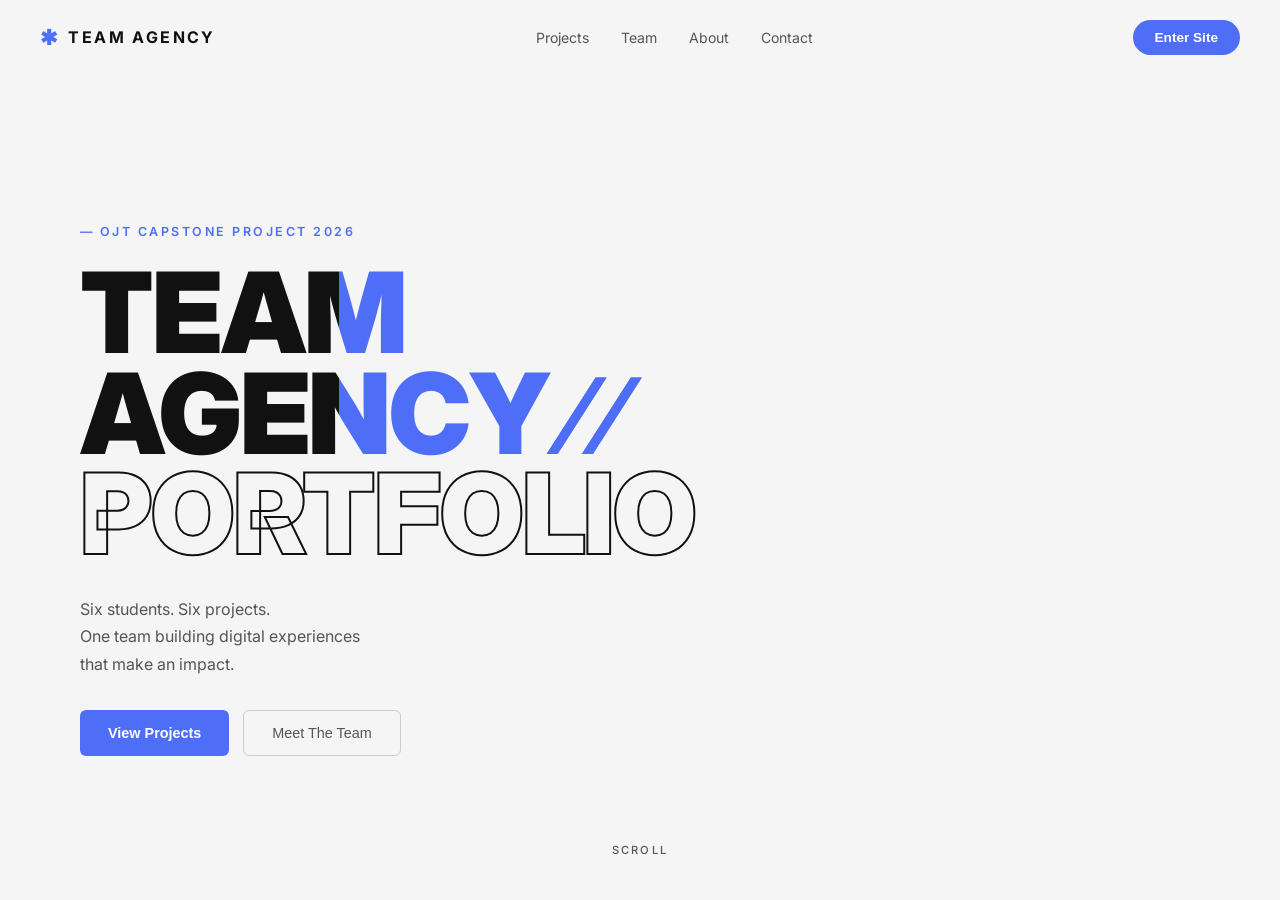
<file: index.html>
<!DOCTYPE html>
<html lang="en">

<head>
  <meta charset="UTF-8" />
  <meta name="viewport" content="width=device-width, initial-scale=1.0" />
  <title>Team Agency Portfolio</title>
  <link rel="stylesheet" href="style.css" />
</head>

<body>

  <div id="landing-page">

    <nav id="landing-nav">
      <div class="landing-nav-logo">
        <span class="logo-star">&#10033;</span>
        <span class="logo-text">TEAM AGENCY</span>
      </div>
      <ul class="landing-nav-links">
        <li><a href="#">Projects</a></li>
        <li><a href="#">Team</a></li>
        <li><a href="#">About</a></li>
        <li><a href="#">Contact</a></li>
      </ul>
      <button id="enter-btn" onclick="enterSite()">Enter Site &nbsp;&#8599;</button>
    </nav>

    <div class="hero-body">

      <div class="hero-left">
        <h1 class="hero-title">
          TEAM AGENCY
          <span class="hero-title-accent">&#8725;&nbsp;&#8725;</span>
          <br />
          <span class="hero-title-blue">Portfolio</span>
        </h1>
        <p class="hero-tagline">
          Six students. Six projects.<br />
          One team building digital experiences<br />
          that make an impact.
        </p>
        <div class="hero-buttons">
          <button class="hero-btn-primary" onclick="enterSite()">View Projects &nbsp;&#8599;</button>
          <button class="hero-btn-secondary" onclick="enterSite()">Meet The Team</button>
        </div>
      </div>



    </div>

  </div>


  <div id="main-page" style="display:none;">

    <nav id="navbar">
      <div class="nav-logo">Team Agency</div>
      <button id="theme-btn" onclick="toggleTheme()">&#127769; Dark Mode</button>
    </nav>

    <div id="page-body">

      <aside id="sidebar">

        <div id="sidebar-header">
          <div id="sidebar-logo">
            <span id="sidebar-logo-text">Team Agency</span>
          </div>
          <button id="collapse-btn" onclick="collapseSidebar()" title="Collapse sidebar">&#8249;</button>
        </div>

        <nav id="sidebar-nav">
          <ul>
            <li>
              <a href="#" class="active" id="link-portfolio"
                onclick="showSection('portfolio'); setActive('link-portfolio'); return false;">
                <span class="nav-label">Team Portfolio</span>
              </a>
            </li>
            <li>
              <a href="Quiz/Quiz.html">
                <span class="nav-label">Interactive Quiz App</span>
              </a>
            </li>
            <li>
              <a href="Expense%20Tracker/ExpenseTracker.htm">
                <span class="nav-label">Expense Tracker</span>
              </a>
            </li>
            <li>
              <a href="news-feed/index.html">
                <span class="nav-label">Live News Feed</span>
              </a>
            </li>
            <li>
              <a href="kanban-board/index.html">
                <span class="nav-label">Kanban Task Board</span>
              </a>
            </li>
            <li>
              <a href="github-explorer/index.html">
                <span class="nav-label">GitHub Explorer</span>
              </a>
            </li>
          </ul>
        </nav>

      </aside>

      <main id="main-content">

        <div id="section-portfolio">

          <div id="about-section">
            <h2>About This Project</h2>
            <p>
              This is a College capstone project built by a team of 6 students using pure
              HTML, CSS, and JavaScript &mdash; no frameworks or libraries.
              Each member independently built one full project demonstrating key web skills
              like DOM manipulation, state management, Fetch API, and localStorage.
              All six projects are connected through a shared dashboard with sidebar navigation
              and managed through Git branches for collaborative version control.
            </p>
          </div>

          <h2>Meet Our Team</h2>

          <div id="team-grid">

            <div class="student-card">
              <div class="card-header">RY</div>
              <h3>Ritesh Yadav</h3>
              <p><strong>Project:</strong> Team Agency Portfolio</p>
              <p><strong>Focus:</strong> DOM manipulation, localStorage, form validation</p>
              <p><strong>Branch:</strong> <span class="branch-tag">main-ritesh</span></p>
              <a href="https://github.com/heckerr404" target="_blank" class="gh-link">View on GitHub</a>
            </div>

            <div class="student-card">
              <div class="card-header">DS</div>
              <h3>Dhruv Sharma</h3>
              <p><strong>Project:</strong> Interactive Quiz App</p>
              <p><strong>Focus:</strong> State logic, score tracking, UI feedback</p>
              <p><strong>Branch:</strong> <span class="branch-tag">main-dhruv</span></p>
              <a href="https://github.com/Dhruv1357" target="_blank" class="gh-link">View on GitHub</a>
            </div>

            <div class="student-card">
              <div class="card-header">SP</div>
              <h3>Soham Patel</h3>
              <p><strong>Project:</strong> Expense Tracker</p>
              <p><strong>Focus:</strong> CRUD operations, localStorage, array methods</p>
              <p><strong>Branch:</strong> <span class="branch-tag">main-soham</span></p>
              <a href="https://github.com/soham598-12" target="_blank" class="gh-link">View on GitHub</a>
            </div>

            <div class="student-card">
              <div class="card-header">VK</div>
              <h3>Vikash</h3>
              <p><strong>Project:</strong> Live News Feed</p>
              <p><strong>Focus:</strong> Async/await, Fetch API, NewsAPI integration</p>
              <p><strong>Branch:</strong> <span class="branch-tag">main-vikash</span></p>
              <p class="gh-link-text">GitHub: Coming soon</p>
            </div>

            <div class="student-card">
              <div class="card-header">SM</div>
              <h3>Sumeet</h3>
              <p><strong>Project:</strong> Kanban Board</p>
              <p><strong>Focus:</strong> Drag and drop, complex state</p>
              <p><strong>Branch:</strong> <span class="branch-tag">main-sumeet</span></p>
              <a href="https://github.com/sumeetsot25-boop" target="_blank" class="gh-link">View on GitHub</a>
            </div>

          </div>

          <div id="tech-stack-section">
            <h2>Tech Stack We Used</h2>
            <div id="tech-grid">

              <div class="tech-card">
                <div class="tech-name">HTML</div>
                <p>Structure and content of all pages</p>
              </div>

              <div class="tech-card">
                <div class="tech-name">CSS</div>
                <p>Styling, layout, responsiveness and themes</p>
              </div>

              <div class="tech-card">
                <div class="tech-name">JavaScript</div>
                <p>Logic, interactivity, APIs and localStorage</p>
              </div>

            </div>
          </div>

          <div id="timeline-section">
            <h2>Project Timeline</h2>
            <div id="timeline-list">

              <div class="timeline-item">
                <div class="timeline-number">1</div>
                <div class="timeline-text">
                  <strong>Planning &amp; Team Setup</strong>
                  <p>Decided roles, branches, and project structure as a group</p>
                </div>
              </div>

              <div class="timeline-item">
                <div class="timeline-number">2</div>
                <div class="timeline-text">
                  <strong>Individual Development</strong>
                  <p>Each member built their assigned project on their own Git branch</p>
                </div>
              </div>

              <div class="timeline-item">
                <div class="timeline-number">3</div>
                <div class="timeline-text">
                  <strong>Integration &amp; Testing</strong>
                  <p>Combined all projects into one dashboard with sidebar navigation</p>
                </div>
              </div>

              <div class="timeline-item">
                <div class="timeline-number">4</div>
                <div class="timeline-text">
                  <strong>Final Review &amp; Presentation</strong>
                  <p>Polished UI, fixed bugs, and prepared for final viva presentation</p>
                </div>
              </div>

            </div>
          </div>

          <div id="contact-section">
            <h2>Contact Us</h2>
            <form id="contact-form" onsubmit="submitForm(event)">

              <label for="c-name">Name:</label>
              <input type="text" id="c-name" placeholder="Your name" />

              <label for="c-email">Email:</label>
              <input type="email" id="c-email" placeholder="Your email" />

              <label for="c-message">Message:</label>
              <textarea id="c-message" placeholder="Write your message here..." rows="4"></textarea>

              <button type="submit">Submit</button>

              <p id="form-msg"></p>

            </form>
          </div>

        </div>

      </main>

    </div>

    <footer id="site-footer">
      <p>&copy; 2026 Team Agency &mdash; School Capstone Project</p>
      <div id="footer-links">
        <a href="https://github.com/heckerr404" target="_blank">Ritesh</a>
        <a href="https://github.com/Dhruv1357" target="_blank">Dhruv</a>
        <a href="https://github.com/soham598-12" target="_blank">Soham</a>
        <span class="footer-coming-soon">Vikash (Coming soon)</span>
        <a href="https://github.com/sumeetsot25-boop" target="_blank">Sumeet</a>
      </div>
    </footer>

  </div>


  <script src="script.js"></script>

</body>

</html>
</file>
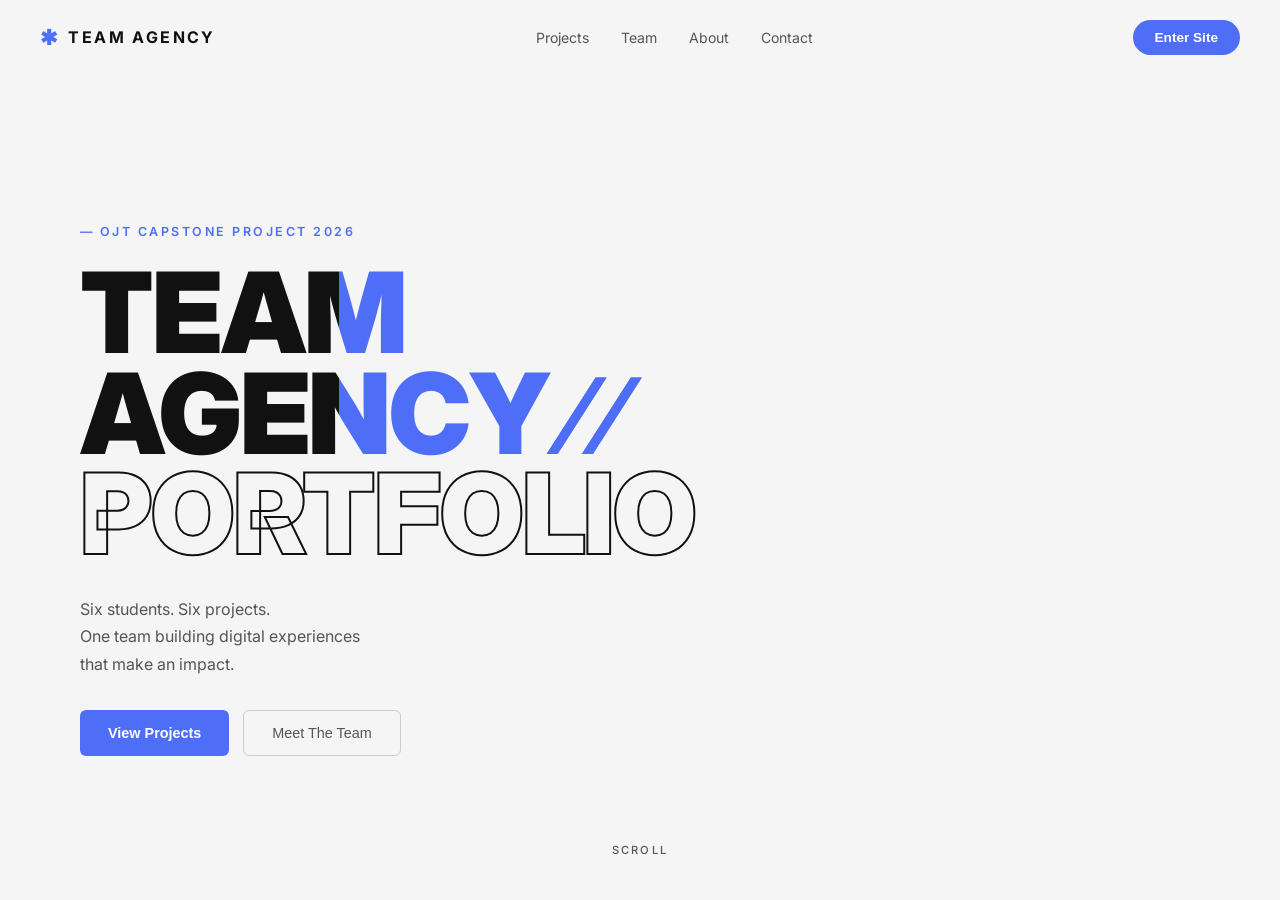
<file: Home-Page/index.html>
<!DOCTYPE html>
<html lang="en">

<head>
  <meta charset="UTF-8" />
  <meta name="viewport" content="width=device-width, initial-scale=1.0" />
  <title>Team Agency Portfolio</title>
  <link rel="stylesheet" href="style.css" />
</head>

<body>

  <div id="landing-page">

    <nav id="landing-nav">
      <div class="landing-nav-logo">
        <span class="logo-star">&#10033;</span>
        <span class="logo-text">TEAM AGENCY</span>
      </div>
      <ul class="landing-nav-links">
        <li><a href="#">Projects</a></li>
        <li><a href="#">Team</a></li>
        <li><a href="#">About</a></li>
        <li><a href="#">Contact</a></li>
      </ul>
      <button id="enter-btn" onclick="enterSite()">Enter Site &nbsp;&#8599;</button>
    </nav>

    <div class="hero-body">

      <div class="hero-left">
        <h1 class="hero-title">
          TEAM AGENCY
          <span class="hero-title-accent">&#8725;&nbsp;&#8725;</span>
          <br />
          <span class="hero-title-blue">PORTFOLIO</span>
        </h1>
        <p class="hero-tagline">
          Six students. Six projects.<br />
          One team building digital experiences<br />
          that make an impact.
        </p>
        <div class="hero-buttons">
          <button class="hero-btn-primary" onclick="enterSite()">View Projects &nbsp;&#8599;</button>
          <button class="hero-btn-secondary" onclick="enterSite()">Meet The Team</button>
        </div>
      </div>



    </div>

  </div>


  <div id="main-page" style="display:none;">

    <nav id="navbar">
      <div class="nav-logo">Team Agency</div>
      <button id="theme-btn" onclick="toggleTheme()">&#127769; Dark Mode</button>
    </nav>

    <div id="page-body">

      <aside id="sidebar">

        <div id="sidebar-header">
          <div id="sidebar-logo">
            <span id="sidebar-logo-text">Team Agency</span>
          </div>
          <button id="collapse-btn" onclick="collapseSidebar()" title="Collapse sidebar">&#8249;</button>
        </div>

        <nav id="sidebar-nav">
          <ul>
            <li>
              <a href="#" class="active" id="link-portfolio"
                onclick="showSection('portfolio'); setActive('link-portfolio'); return false;">
                <span class="nav-label">Team Portfolio</span>
              </a>
            </li>
            <li>
              <a href="Quiz/Quiz.html">
                <span class="nav-label">Interactive Quiz App</span>
              </a>
            </li>
            <li>
              <a href="Expense%20Tracker/ExpenseTracker.htm">
                <span class="nav-label">Expense Tracker</span>
              </a>
            </li>
            <li>
              <a href="../news-feed/index.html">
                <span class="nav-label">Live News Feed</span>
              </a>
            </li>
            <li>
              <a href="kanban-board/index.html">
                <span class="nav-label">Kanban Task Board</span>
              </a>
            </li>
            <li>
              <a href="github-explorer/index.html">
                <span class="nav-label">GitHub Explorer</span>
              </a>
            </li>
          </ul>
        </nav>

      </aside>

      <main id="main-content">

        <div id="section-portfolio">

          <div id="about-section">
            <h2>About This Project</h2>
            <p>
              This is a College capstone project built by a team of 6 students using pure
              HTML, CSS, and JavaScript &mdash; no frameworks or libraries.
              Each member independently built one full project demonstrating key web skills
              like DOM manipulation, state management, Fetch API, and localStorage.
              All six projects are connected through a shared dashboard with sidebar navigation
              and managed through Git branches for collaborative version control.
            </p>
          </div>

          <h2>Meet Our Team</h2>

          <div id="team-grid">

            <div class="student-card">
              <div class="card-header">RY</div>
              <h3>Ritesh Yadav</h3>
              <p><strong>Project:</strong> Team Agency Portfolio</p>
              <p><strong>Focus:</strong> DOM manipulation, localStorage, form validation</p>
              <p><strong>Branch:</strong> <span class="branch-tag">main-ritesh</span></p>
              <a href="https://github.com/heckerr404" target="_blank" class="gh-link">View on GitHub</a>
            </div>

            <div class="student-card">
              <div class="card-header">DS</div>
              <h3>Dhruv Sharma</h3>
              <p><strong>Project:</strong> Interactive Quiz App</p>
              <p><strong>Focus:</strong> State logic, score tracking, UI feedback</p>
              <p><strong>Branch:</strong> <span class="branch-tag">main-dhruv</span></p>
              <a href="https://github.com/Dhruv1357" target="_blank" class="gh-link">View on GitHub</a>
            </div>

            <div class="student-card">
              <div class="card-header">SP</div>
              <h3>Soham Patel</h3>
              <p><strong>Project:</strong> Expense Tracker</p>
              <p><strong>Focus:</strong> CRUD operations, localStorage, array methods</p>
              <p><strong>Branch:</strong> <span class="branch-tag">main-soham</span></p>
              <a href="https://github.com/soham598-12" target="_blank" class="gh-link">View on GitHub</a>
            </div>

            <div class="student-card">
              <div class="card-header">VK</div>
              <h3>Vikash</h3>
              <p><strong>Project:</strong> Live News Feed</p>
              <p><strong>Focus:</strong> Async/await, Fetch API, NewsAPI integration</p>
              <p><strong>Branch:</strong> <span class="branch-tag">main-vikash</span></p>
              <p class="gh-link-text">GitHub: Coming soon</p>
            </div>

            <div class="student-card">
              <div class="card-header">SM</div>
              <h3>Sumeet</h3>
              <p><strong>Project:</strong> Kanban Board</p>
              <p><strong>Focus:</strong> Drag and drop, complex state</p>
              <p><strong>Branch:</strong> <span class="branch-tag">main-sumeet</span></p>
              <a href="https://github.com/sumeetsot25-boop" target="_blank" class="gh-link">View on GitHub</a>
            </div>

          </div>

          <div id="tech-stack-section">
            <h2>Tech Stack We Used</h2>
            <div id="tech-grid">

              <div class="tech-card">
                <div class="tech-name">HTML</div>
                <p>Structure and content of all pages</p>
              </div>

              <div class="tech-card">
                <div class="tech-name">CSS</div>
                <p>Styling, layout, responsiveness and themes</p>
              </div>

              <div class="tech-card">
                <div class="tech-name">JavaScript</div>
                <p>Logic, interactivity, APIs and localStorage</p>
              </div>

            </div>
          </div>

          <div id="timeline-section">
            <h2>Project Timeline</h2>
            <div id="timeline-list">

              <div class="timeline-item">
                <div class="timeline-number">1</div>
                <div class="timeline-text">
                  <strong>Planning &amp; Team Setup</strong>
                  <p>Decided roles, branches, and project structure as a group</p>
                </div>
              </div>

              <div class="timeline-item">
                <div class="timeline-number">2</div>
                <div class="timeline-text">
                  <strong>Individual Development</strong>
                  <p>Each member built their assigned project on their own Git branch</p>
                </div>
              </div>

              <div class="timeline-item">
                <div class="timeline-number">3</div>
                <div class="timeline-text">
                  <strong>Integration &amp; Testing</strong>
                  <p>Combined all projects into one dashboard with sidebar navigation</p>
                </div>
              </div>

              <div class="timeline-item">
                <div class="timeline-number">4</div>
                <div class="timeline-text">
                  <strong>Final Review &amp; Presentation</strong>
                  <p>Polished UI, fixed bugs, and prepared for final viva presentation</p>
                </div>
              </div>

            </div>
          </div>

          <div id="contact-section">
            <h2>Contact Us</h2>
            <form id="contact-form" onsubmit="submitForm(event)">

              <label for="c-name">Name:</label>
              <input type="text" id="c-name" placeholder="Your name" />

              <label for="c-email">Email:</label>
              <input type="email" id="c-email" placeholder="Your email" />

              <label for="c-message">Message:</label>
              <textarea id="c-message" placeholder="Write your message here..." rows="4"></textarea>

              <button type="submit">Submit</button>

              <p id="form-msg"></p>

            </form>
          </div>

        </div>

      </main>

    </div>

    <footer id="site-footer">
      <p>&copy; 2026 Team Agency &mdash; School Capstone Project</p>
      <div id="footer-links">
        <a href="https://github.com/heckerr404" target="_blank">Ritesh</a>
        <a href="https://github.com/Dhruv1357" target="_blank">Dhruv</a>
        <a href="https://github.com/soham598-12" target="_blank">Soham</a>
        <span class="footer-coming-soon">Vikash (Coming soon)</span>
        <a href="https://github.com/sumeetsot25-boop" target="_blank">Sumeet</a>
      </div>
    </footer>

  </div>


  <script src="script.js"></script>

</body>

</html>
</file>
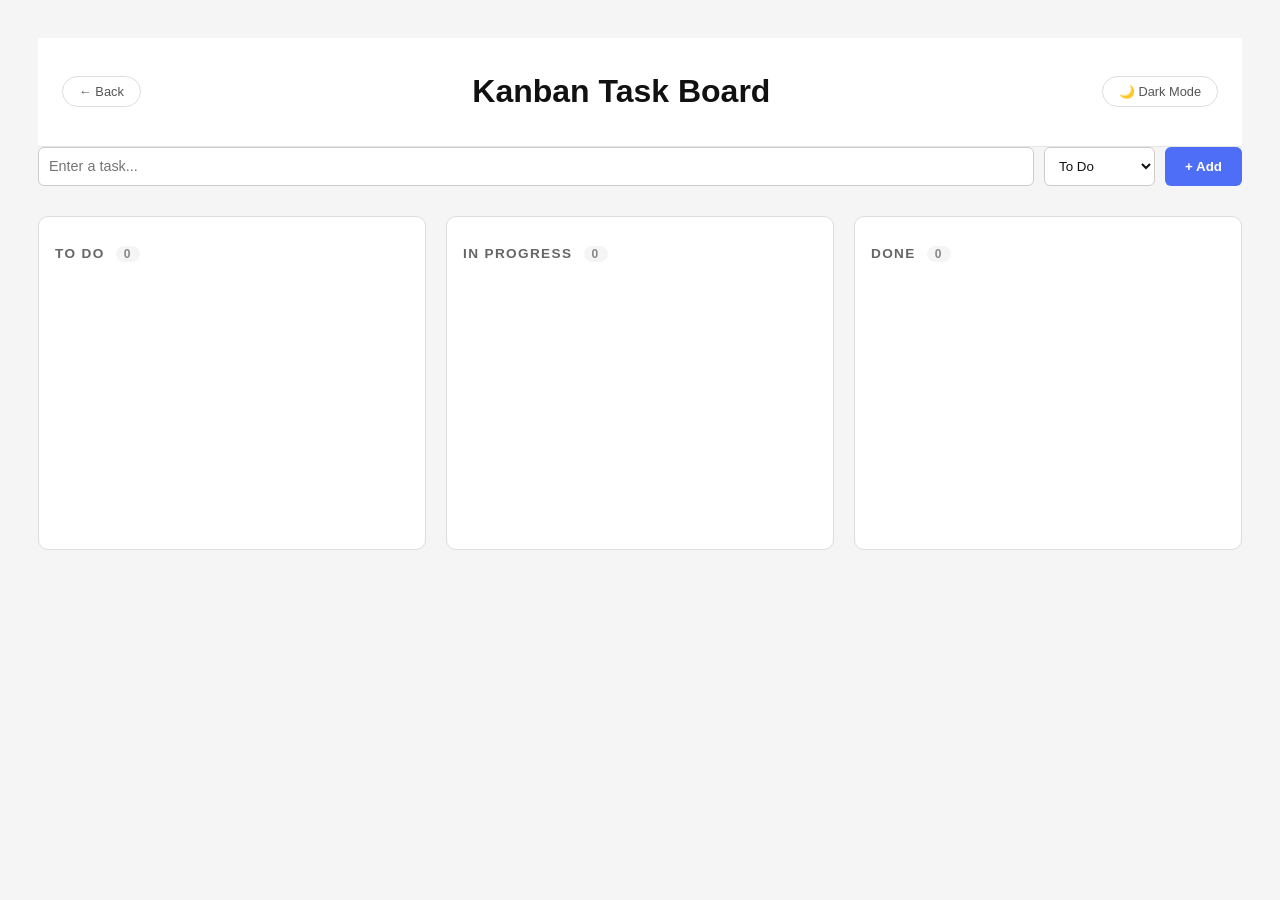
<file: kanban-board/index.html>
<!DOCTYPE html>
<html lang="en">
<head>
  <meta charset="UTF-8" />
  <meta name="viewport" content="width=device-width, initial-scale=1.0" />
  <title>Kanban Task Board</title>
  <link rel="stylesheet" href="style.css" />
  <link rel="stylesheet" href="../topbar.css" />
</head>
<body>

  <!-- TOP BAR: Back + Theme Toggle -->
  <div id="top-bar">
    <a href="../index.html" id="back-btn">&#8592; Back</a>
    <div>
      <h1>Kanban Task Board</h1>
    </div>
    <button id="theme-btn" onclick="toggleTheme()">&#9790; Dark</button>
  </div>

  <div id="form">
    <input type="text" id="task-input" placeholder="Enter a task..." />
    <select id="col-select">
      <option value="todo">To Do</option>
      <option value="inprogress">In Progress</option>
      <option value="done">Done</option>
    </select>
    <button onclick="addCard()">+ Add</button>
  </div>

  <div id="board">

    <div class="col" ondragover="allowDrop(event)" ondrop="drop(event, 'todo')">
      <h3>To Do <span id="count-todo">0</span></h3>
      <div id="cards-todo"></div>
    </div>

    <div class="col" ondragover="allowDrop(event)" ondrop="drop(event, 'inprogress')">
      <h3>In Progress <span id="count-inprogress">0</span></h3>
      <div id="cards-inprogress"></div>
    </div>

    <div class="col" ondragover="allowDrop(event)" ondrop="drop(event, 'done')">
      <h3>Done <span id="count-done">0</span></h3>
      <div id="cards-done"></div>
    </div>

  </div>

  <script src="../theme.js"></script>
  <script src="script.js"></script>
</body>
</html>
</file>
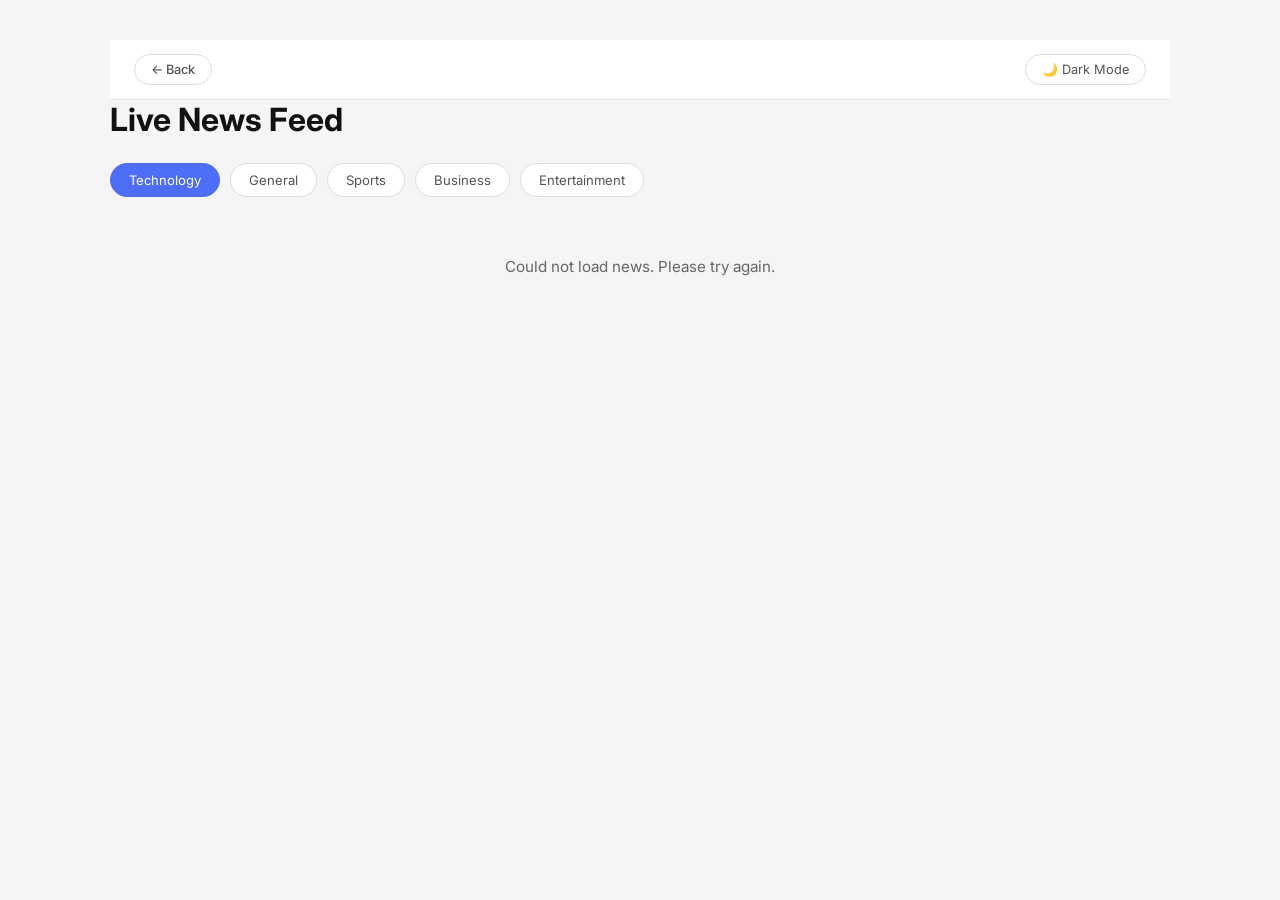
<file: News-Feed/index.htm>
<!DOCTYPE html>
<html lang="en">
<head>
  <meta charset="UTF-8" />
  <meta name="viewport" content="width=device-width, initial-scale=1.0" />
  <title>Live News Feed</title>
  <link rel="stylesheet" href="style.css" />
  <link rel="stylesheet" href="../topbar.css" />
  <link href="https://fonts.googleapis.com/css2?family=Inter:wght@400;600;700&display=swap" rel="stylesheet" />
</head>
<body>
  <div id="top-bar">
    <a href="../index.html" id="back-btn">&#8592; Back</a>
    <button id="theme-btn" onclick="toggleTheme()">&#9790; Dark</button>
  </div>
  <h1>Live News Feed</h1>
  <div id="categories">
    <button class="cat-btn active" onclick="loadCategory('technology', this)">Technology</button>
    <button class="cat-btn" onclick="loadCategory('general', this)">General</button>
    <button class="cat-btn" onclick="loadCategory('sports', this)">Sports</button>
    <button class="cat-btn" onclick="loadCategory('business', this)">Business</button>
    <button class="cat-btn" onclick="loadCategory('entertainment', this)">Entertainment</button>
  </div>
  <div id="spinner"></div>
  <p id="error-msg"></p>
  <div id="news-grid"></div>
  <script src="../theme.js"></script>
  <script src="script.js"></script>
</body>
</html>
</file>
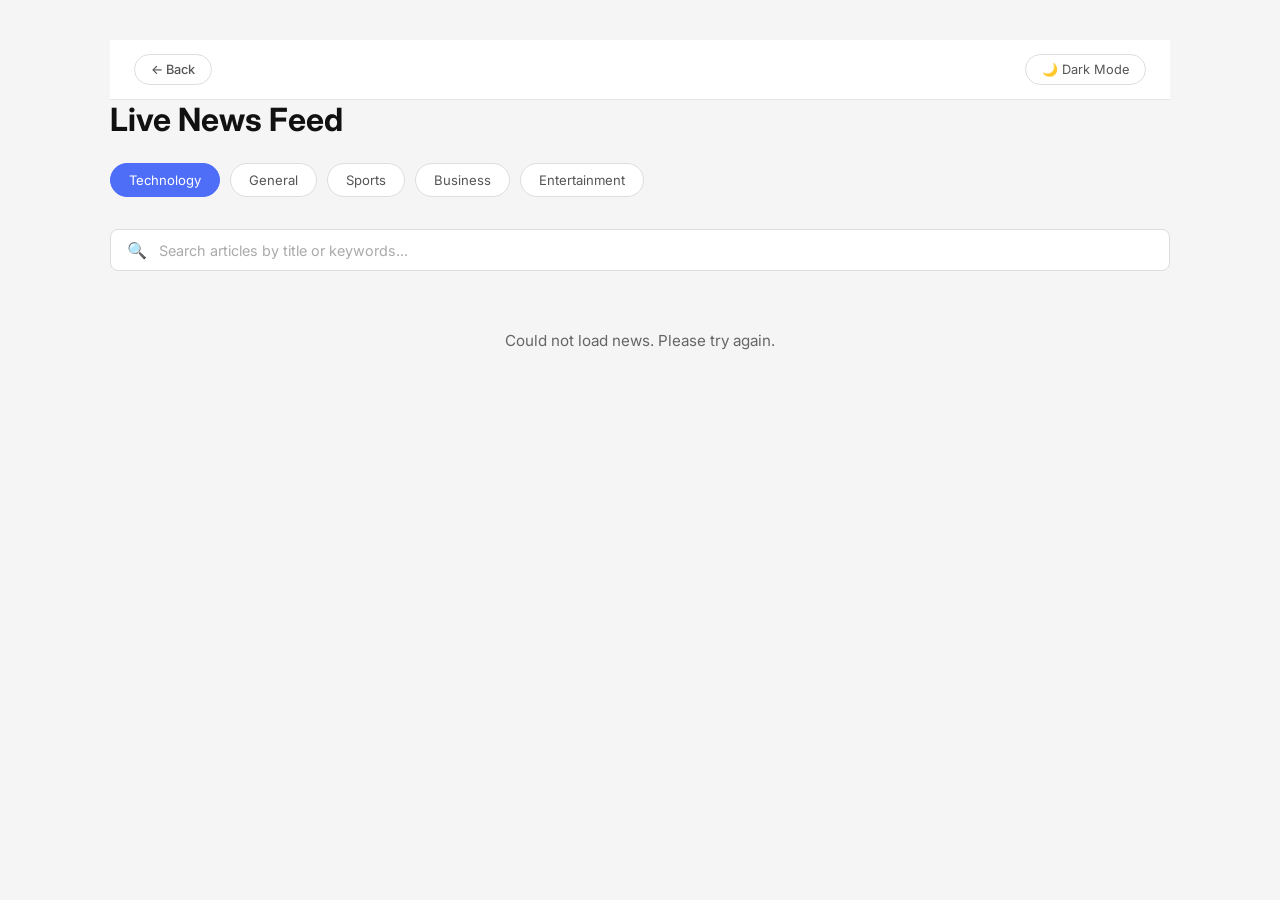
<file: news-feed/index.html>
<!DOCTYPE html>
<html lang="en">
<head>
  <meta charset="UTF-8" />
  <meta name="viewport" content="width=device-width, initial-scale=1.0" />
  <title>Live News Feed</title>
  <link rel="stylesheet" href="style.css" />
  <link rel="stylesheet" href="../topbar.css" />
  <link href="https://fonts.googleapis.com/css2?family=Inter:wght@400;600;700&display=swap" rel="stylesheet" />
</head>
<body>

  <!-- TOP BAR: Back + Theme Toggle -->
  <div id="top-bar">
    <a href="../index.html" id="back-btn">&#8592; Back</a>
    <button id="theme-btn" onclick="toggleTheme()">&#9790; Dark</button>
  </div>

  <h1>Live News Feed</h1>

  <!-- CATEGORY FILTERS -->
  <div id="categories">
    <button class="cat-btn active" onclick="loadCategory('technology', this)">Technology</button>
    <button class="cat-btn" onclick="loadCategory('general', this)">General</button>
    <button class="cat-btn" onclick="loadCategory('sports', this)">Sports</button>
    <button class="cat-btn" onclick="loadCategory('business', this)">Business</button>
    <button class="cat-btn" onclick="loadCategory('entertainment', this)">Entertainment</button>
  </div>

  <!-- SEARCH BAR -->
  <div id="search-container">
    <span id="search-icon">&#128269;</span>
    <input type="text" id="search-input" placeholder="Search articles by title or keywords..." oninput="filterNews()" />
    <button id="clear-search" onclick="clearSearch()">&times;</button>
  </div>

  <!-- ERROR MESSAGE -->
  <p id="error-msg"></p>

  <!-- NEWS GRID -->
  <div id="news-grid"></div>

  <!-- TOAST NOTIFICATION -->
  <div id="toast"></div>

  <script src="../theme.js"></script>
  <script src="script.js"></script>
</body>
</html>
</file>
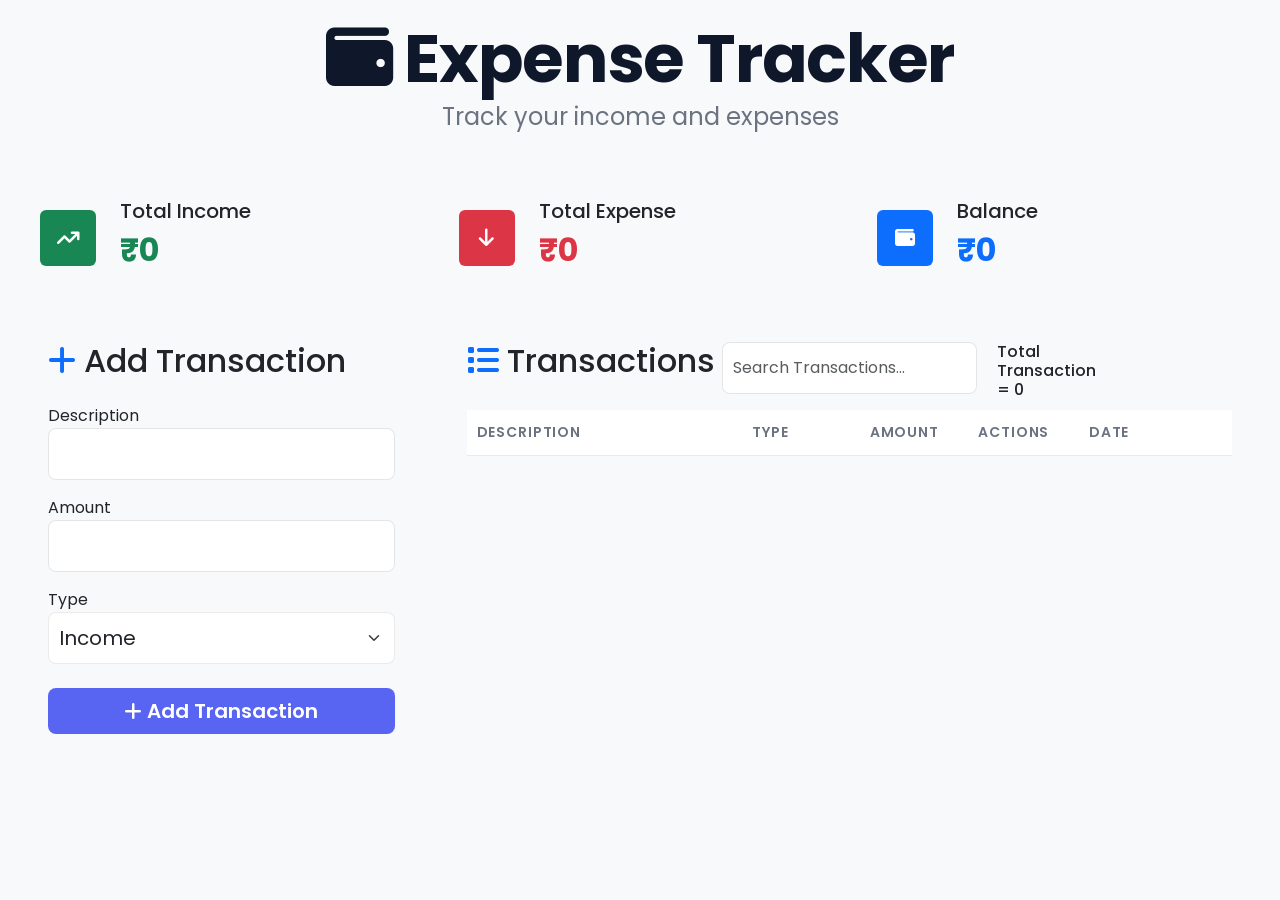
<file: Expense Tracker/ExpenseTracker.htm>
<!DOCTYPE html>
<html lang="en">
<head>
    <meta charset="UTF-8">
    <meta name="viewport" content="width=device-width, initial-scale=1.0">
    <link href="https://cdn.jsdelivr.net/npm/bootstrap@5.3.3/dist/css/bootstrap.min.css" rel="stylesheet">
<link rel="stylesheet"
href="https://cdnjs.cloudflare.com/ajax/libs/font-awesome/6.5.1/css/all.min.css">
<!-- Use a strong geometric sans similar to the reference image -->
<link href="https://fonts.googleapis.com/css2?family=Poppins:wght@300;500;700;900&display=swap" rel="stylesheet">
    <title>Document</title>
    <link rel="stylesheet" href="expenseCss.css">
</head>
<body class="bg-light">
<div class="container-fluid p-4">
    <div class="text-center mb-5">
        <h1 class="fw-bold display-4">
            <i class="fa-solid fa-wallet"></i>
            Expense Tracker
        </h1>
        <p class="text-secondary fs-4">
            Track your income and expenses
        </p>
    </div>
    <!-- Summary Cards -->
    <div class="row g-4 mb-4">
        <div class="col-md-4">
            <div class="card summary-card income-card">
                <div class="card-body d-flex align-items-center">
                   <div class="icon-circle bg-success">
                        <i class="fa-solid fa-arrow-trend-up"></i>
                    </div>
                    <div class="ms-4">
                        <h5>Total Income</h5>
                        <h2 class="text-success fw-bold" id="income">
                            ₹0
                        </h2>
                    </div>
                </div>
            </div>
        </div>
        <div class="col-md-4">
            <div class="card summary-card expense-card">
                <div class="card-body d-flex align-items-center">
                    <div class="icon-circle bg-danger">
                        <i class="fa-solid fa-arrow-down"></i>
                    </div>
                    <div class="ms-4">
                        <h5>Total Expense</h5>
                        <h2 class="text-danger fw-bold" id="expense">
                            ₹0
                        </h2>
                    </div>
                </div>
            </div>
        </div>

        <div class="col-md-4">

            <div class="card summary-card balance-card">

                <div class="card-body d-flex align-items-center">

                    <div class="icon-circle bg-primary">
                        <i class="fa-solid fa-wallet"></i>
                    </div>

                    <div class="ms-4">
                        <h5>Balance</h5>
                        <h2 class="text-primary fw-bold" id="balance">
                            ₹0
                        </h2>
                    </div>
                </div>
            </div>
        </div>
    </div>
    <!-- Main Content -->

    <div class="row g-4">

        <!-- Add Transaction -->
        <div class="col-lg-4">
            <div class="card custom-card h-100">
                <div class="card-body p-4">
                    <h2 class="mb-4">
                        <i class="fa-solid fa-plus text-primary"></i>
                        Add Transaction
                    </h2>
                    <div class="mb-3">
                        <label>Description</label>
                        <input type="text"
                            class="form-control form-control-lg" id="description">
                    </div>
                    <div class="mb-3">
                        <label>Amount</label>
                        <input type="number"
                               class="form-control form-control-lg" id="amount">
                    </div>
                    <div class="mb-4">
                        <label>Type</label>
                        <select class="form-select form-select-lg" id="TransactionType">
                            <option>Income</option>
                            <option>Expense</option>
                        </select>
                    </div>
                    <button class="btn btn-success btn-lg w-100 add-btn" id="btnn">
                        <i class="fa-solid fa-plus"></i>
                        Add Transaction
                    </button>
                </div>
            </div>
        </div>
        <!-- Transaction Table -->
        <div class="col-lg-8">
            <div class="card custom-card">
                <div class="card-body p-4">
                    <div class="tran">
                        <h2 class="mb-4">
                            <i class="fa-solid fa-list text-primary"></i>
                            Transactions
                        </h2>
                         <input
                        type="text"
                        class="form-control mb-3"
                        placeholder="Search Transactions..."
                        id="searchBox">
                        <h6 id="transactionCount" style="
                                width:50%;
                                height:60px;
                                border-radius:18px;
                                padding-left:20px;
                            ">
                            Total Transactions: 0
                        </h6>
                    </div>
                    <table class="table align-middle">
                        <thead>
                        <tr>
                            <th>Description</th>
                            <th>Type</th>
                            <th>Amount</th>
                            <th>Actions</th>
                            <th>Date</th>
                        </tr>
                        </thead>
                        <tbody>
                        <tr>
                            <td></td>
                            <td>
                                <span class="badge bg-success">
                                  
                                </span>
                            </td>
                            <td class="text-success fw-bold">
                                
                            </td>
                            <td>
                                <button class="btn btn-primary btn-sm">
                                    <i class="fa-solid fa-pen"></i>
                                </button>
                                <button class="btn btn-danger btn-sm">
                                    <i class="fa-solid fa-trash"></i>
                                </button>

                            </td>
                        </tr>
                        </tbody>
                    </table>
                </div>
            </div>
        </div>
    </div>
</div>

</body>
<script src="expenseTracker.js"></script>
</html>
</file>
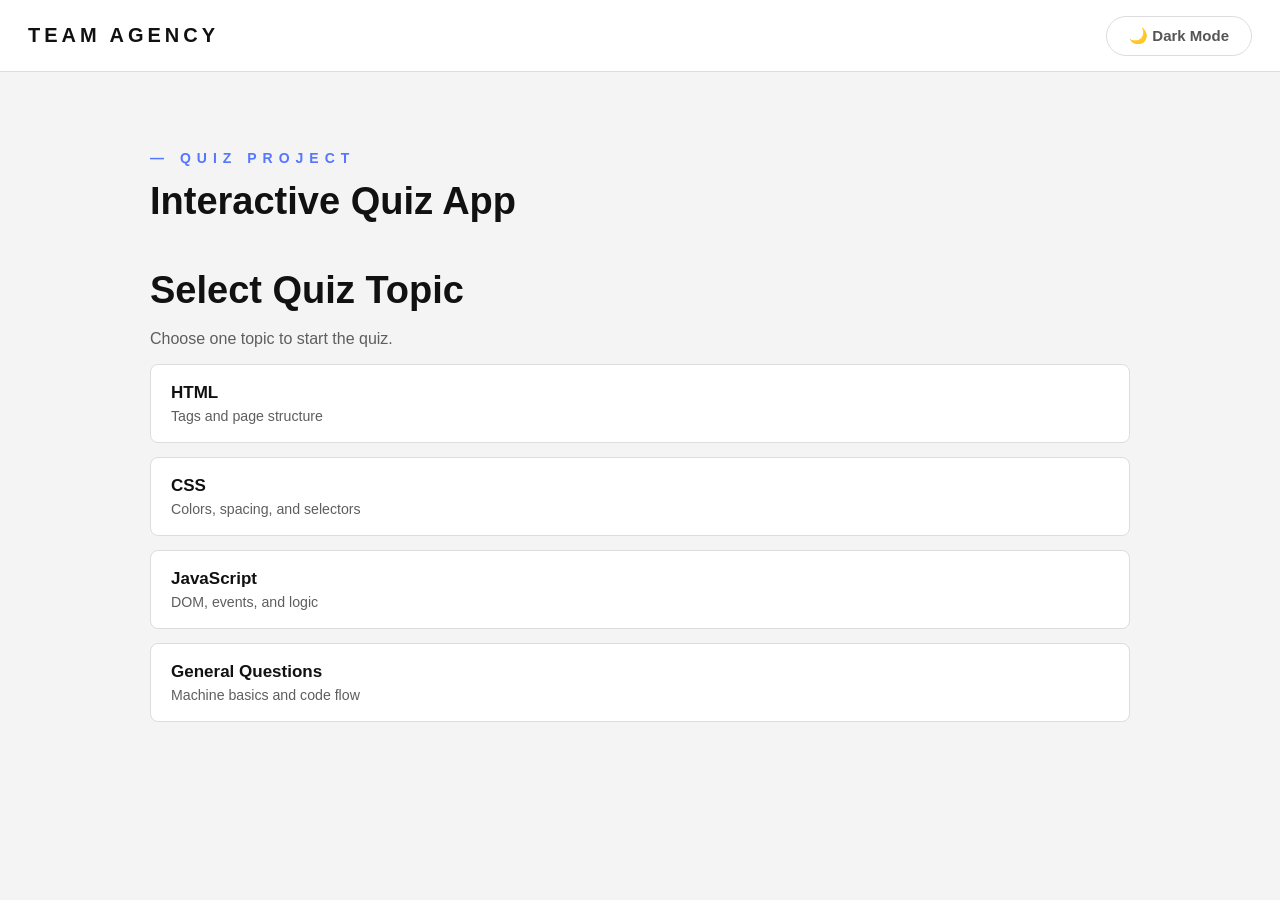
<file: Quiz/Quiz.html>
<!DOCTYPE html>
<html lang="en">
<head>
    <meta charset="UTF-8">
    <meta name="viewport" content="width=device-width, initial-scale=1.0">
    <title>Interactive Quiz App</title>
    <link rel="stylesheet" href="Quiz.css">
</head>
<body>
    <header class="topbar">
        <h1 class="brand">TEAM AGENCY</h1>
        <button id="themeToggle" class="theme-toggle" type="button">🌙 Dark Mode</button>
    </header>

    <main class="page">
        <section class="content">
            <p class="section-label">— QUIZ PROJECT</p>
            <div class="top-row">
                <div>
                    <h2>Interactive Quiz App</h2>
                    <p id="selectedTopicText" class="topic-name hidden"></p>
                </div>
                <div id="scoreBox" class="score-box hidden">Score: <span id="scoreText">0</span></div>
            </div>

            <div id="entryScreen">
                <h2>Select Quiz Topic</h2>
                <p class="intro-text">Choose one topic to start the quiz.</p>
                <div class="topic-list">
                    <button class="topic-button" data-topic="html">HTML <small>Tags and page structure</small></button>
                    <button class="topic-button" data-topic="css">CSS <small>Colors, spacing, and selectors</small></button>
                    <button class="topic-button" data-topic="javascript">JavaScript <small>DOM, events, and logic</small></button>
                    <button class="topic-button" data-topic="general">General Questions <small>Machine basics and code flow</small></button>
                </div>
            </div>

            <div id="quizScreen" class="hidden">
                <p id="questionCount"></p>
                <div class="progress-bar"><div id="progressFill"></div></div>
                <h2 id="questionText"></h2>
                <div id="optionsBox"></div>

                <div id="feedbackBox" class="feedback hidden">
                    <h3 id="feedbackTitle"></h3>
                    <p id="feedbackText"></p>
                    <p id="explanationText"></p>
                </div>

                <div class="nav-row">
                    <button id="prevButton" class="secondary" type="button">Previous</button>
                    <button id="nextButton" class="primary" type="button">Next</button>
                    <button id="backButton" class="secondary" type="button">Back to Topics</button>
                </div>
            </div>

            <div id="resultScreen" class="hidden">
                <h2>Quiz Complete</h2>
                <p id="finalScore" class="final-score"></p>
                <p id="finalMessage"></p>
                <div id="resultSummary" class="result-summary"></div>
                <h3 class="review-title">Question Review</h3>
                <div id="reviewBox"></div>
                <button id="restartButton" class="primary" type="button">Restart Quiz</button>
                <button id="topicButton" class="secondary" type="button">Choose Another Topic</button>
            </div>
        </section>
    </main>

    <script src="QuestionBank.js"></script>
    <script src="Quiz.js"></script>
</body>
</html>
</file>
<file: style.css>
@import url('https://fonts.googleapis.com/css2?family=Inter:wght@400;500;600;700;800;900&display=swap');

/* === GLOBAL / BODY === */
:root {
  --accent: #4f6ef7;
}

* {
  box-sizing: border-box;
  margin: 0;
  padding: 0;
}

body {
  font-family: 'Inter', Arial, sans-serif;
  background-color: #0d0d0d;
  color: #e8e8e8;
  font-size: 16px;
  line-height: 1.7;
}

/* === LANDING PAGE === */
#landing-page {
  background-color: #0d0d0d;
  min-height: 100vh;
  display: flex;
  flex-direction: column;
}

#landing-page::after {
  content: "SCROLL";
  color: #555;
  letter-spacing: 0.2em;
  font-size: 0.7rem;
  text-align: center;
  display: block;
  padding-bottom: 40px;
  font-weight: 500;
}

#landing-nav {
  display: flex;
  align-items: center;
  justify-content: space-between;
  padding: 20px 40px;
  background-color: transparent;
  border: none;
}

.landing-nav-logo {
  display: flex;
  align-items: center;
  gap: 8px;
  color: white;
  font-weight: bold;
  font-size: 1rem;
  letter-spacing: 0.15em;
  text-transform: uppercase;
}

.logo-star {
  color: var(--accent);
  font-size: 1.3em;
}

.landing-nav-links {
  display: flex;
  list-style: none;
  gap: 32px;
  margin: 0;
  padding: 0;
}

.landing-nav-links a {
  text-decoration: none;
  color: #aaa;
  font-size: 0.88rem;
  transition: color 0.2s;
}

.landing-nav-links a:hover {
  color: white;
}

#enter-btn,
.hero-btn-primary {
  background-color: var(--accent);
  color: white;
  border-radius: 100px;
  border: none;
  cursor: pointer;
  font-weight: 600;
  transition: background-color 0.2s;
  font-size: 0;
}

#enter-btn {
  padding: 10px 22px;
}

#enter-btn::before {
  content: "Enter Site";
  font-size: 0.85rem;
  font-weight: 600;
}

#enter-btn:hover,
.hero-btn-primary:hover {
  background-color: #3a55d4;
}

/* === HERO SECTION === */
.hero-body {
  display: flex;
  align-items: center;
  flex: 1;
  padding: 140px 80px 80px;
  gap: 40px;
}

.hero-left {
  flex: 1;
  max-width: 720px;
}

.hero-left::before {
  content: "— OJT CAPSTONE PROJECT 2026";
  color: var(--accent);
  font-size: 0.78rem;
  letter-spacing: 0.2em;
  text-transform: uppercase;
  display: block;
  margin-bottom: 20px;
  font-weight: 600;
}

.hero-title {
  font-size: 7rem;
  font-weight: 900;
  line-height: 0.9;
  text-transform: uppercase;
  background: linear-gradient(to right, white 36%, var(--accent) 36%);

  -webkit-text-fill-color: transparent;
  margin: 0;
  letter-spacing: -0.02em;
}

.hero-title-accent {
  -webkit-text-fill-color: var(--accent);
  color: var(--accent);
}

.hero-title-blue {
  display: block;
  background-color: #0d0d0d;

  -webkit-text-fill-color: transparent;
  -webkit-text-stroke: 2px white;
  color: transparent;
}

.hero-tagline {
  color: #888;
  font-size: 1rem;
  max-width: 480px;
  margin-top: 32px;
  line-height: 1.7;
}

.hero-buttons {
  display: flex;
  gap: 14px;
  margin-top: 32px;
}

.hero-btn-primary {
  padding: 14px 28px;
  border-radius: 6px;
  font-size: 0;
}

.hero-btn-primary::before {
  content: "View Projects";
  font-size: 0.9rem;
  font-weight: 600;
}

.hero-btn-secondary {
  background-color: transparent;
  border: 1px solid #444;
  color: #ccc;
  padding: 14px 28px;
  border-radius: 6px;
  font-size: 0.9rem;
  cursor: pointer;
  transition: border-color 0.2s, color 0.2s;
}

.hero-btn-secondary:hover {
  border-color: white;
  color: white;
}

/* === NAVBAR === */
#navbar {
  display: flex;
  justify-content: space-between;
  align-items: center;
  background-color: rgba(13, 13, 13, 0.95);
  backdrop-filter: blur(10px);
  -webkit-backdrop-filter: blur(10px);
  border-bottom: 1px solid #222;
  padding: 14px 24px;
  position: sticky;
  top: 0;
  z-index: 100;
}

.nav-logo {
  font-size: 0.9rem;
  font-weight: bold;
  color: white;
  letter-spacing: 0.12em;
  text-transform: uppercase;
}

#theme-btn {
  background-color: transparent;
  border: 1px solid #333;
  color: #aaa;
  border-radius: 100px;
  padding: 7px 16px;
  font-size: 0.8rem;
  cursor: pointer;
  transition: border-color 0.2s, color 0.2s;
}

#theme-btn:hover {
  border-color: var(--accent);
  color: white;
}

/* === PAGE BODY === */
#page-body {
  display: flex;
  min-height: calc(100vh - 50px);
}

/* === SIDEBAR === */
#sidebar {
  width: 220px;
  min-width: 220px;
  background-color: #0d0d0d;
  border-right: 1px solid #1e1e1e;
  display: flex;
  flex-direction: column;
  transition: width 0.2s ease;
  overflow: hidden;
}

#sidebar-header {
  display: flex;
  align-items: center;
  justify-content: space-between;
  padding: 18px 16px 12px 16px;
}

#sidebar-logo {
  display: flex;
  align-items: center;
  gap: 8px;
  white-space: nowrap;
}

#sidebar-logo-text {
  color: #555;
  font-size: 0.7rem;
  letter-spacing: 0.2em;
  text-transform: uppercase;
  padding: 24px 20px 12px;
}

#collapse-btn {
  display: none;
}

#sidebar-nav {
  padding: 12px 10px;
  flex: 1;
}

#sidebar-nav ul {
  list-style: none;
  padding: 0;
  margin: 0;
}

#sidebar-nav ul li {
  margin-bottom: 4px;
}

#sidebar-nav ul li a {
  display: flex;
  align-items: center;
  gap: 10px;
  padding: 10px 20px;
  text-decoration: none;
  color: #888;
  border-radius: 6px;
  white-space: nowrap;
  font-size: 0.85rem;
  transition: color 0.2s, background-color 0.2s;
}

#sidebar-nav ul li a:hover {
  color: white;
  background-color: #161616;
}

#sidebar-nav ul li a.active {
  color: var(--accent);
  background-color: #111827;
  font-weight: 600;
  padding-left: 20px;
}

/* === MAIN CONTENT === */
#main-content {
  flex: 1;
  padding: 48px;
  background-color: #111111;
}

#main-content h2 {
  font-size: 2rem;
  font-weight: 800;
  color: white;
  margin-bottom: 6px;
  border: none;
  padding-bottom: 0;
}

#main-content h2::before {
  display: block;
  font-size: 0.7rem;
  color: var(--accent);
  letter-spacing: 0.25em;
  text-transform: uppercase;
  margin-bottom: 10px;
  font-weight: 600;
}

#about-section h2::before {
  content: "— ABOUT PROJECT";
}

#section-portfolio>h2::before {
  content: "— THE TEAM";
}

#tech-stack-section h2::before {
  content: "— TECH STACK";
}

#timeline-section h2::before {
  content: "— TIMELINE";
}

#contact-section h2::before {
  content: "— CONTACT";
}

#section-portfolio>div,
#tech-stack-section,
#timeline-section,
#contact-section {
  margin-bottom: 80px;
}

/* === ABOUT SECTION === */
#about-section {
  background: none;
  border-radius: 0;
  padding: 0;
  margin-bottom: 32px;
}

#about-section h2 {
  color: white;
  font-size: 1.6rem;
  font-weight: 800;
  border: none;
  margin-top: 0;
  margin-bottom: 10px;
}

#about-section p {
  margin: 0;
  font-size: 0.95rem;
  line-height: 1.8;
  color: #aaa;
  max-width: 720px;
}

/* === TEAM CARDS === */
#team-grid {
  display: grid;
  grid-template-columns: repeat(3, 1fr);
  gap: 20px;
  margin-bottom: 30px;
}

.student-card {
  background-color: #161616;
  border: 1px solid #222;
  border-radius: 12px;
  padding: 28px;
  box-sizing: border-box;
  transition: border-color 0.2s ease, transform 0.2s ease;
}

.student-card:hover {
  border-color: var(--accent);
  transform: translateY(-4px);
}

.card-header {
  background-color: var(--accent);
  color: white;
  width: 48px;
  height: 48px;
  border-radius: 50%;
  font-weight: 700;
  font-size: 1rem;
  display: flex;
  align-items: center;
  justify-content: center;
  margin-bottom: 12px;
  border: none;
  line-height: normal;
}

.student-card h3 {
  color: white;
  font-size: 1rem;
  font-weight: 700;
  margin: 12px 0 6px;
}

.student-card p {
  color: #ccc;
  font-size: 0.85rem;
  margin: 6px 0;
  line-height: 1.5;
}

.student-card p strong {
  color: #555;
  font-size: 0.78rem;
  text-transform: uppercase;
  letter-spacing: 0.08em;
  font-weight: 600;
  display: inline-block;
  margin-right: 4px;
}

.branch-tag {
  color: #3ecf8e;
  font-family: monospace;
  font-size: 0.75rem;
  background: none;
  padding: 0;
  border-radius: 0;
  display: inline;
}

.gh-link {
  display: inline-block;
  margin-top: 14px;
  color: var(--accent);
  font-size: 0.82rem;
  text-decoration: none;
}

.gh-link:hover {
  text-decoration: underline;
}

.gh-link-text {
  margin-top: 14px;
  font-size: 0.82rem;
  color: #555;
}

/* === TECH STACK === */
#tech-stack-section {
  margin-top: 10px;
  margin-bottom: 30px;
}

#tech-grid {
  display: grid;
  grid-template-columns: repeat(3, 1fr);
  gap: 16px;
  margin-top: 16px;
}

.tech-card {
  background-color: #161616;
  border: 1px solid #222;
  border-radius: 12px;
  padding: 32px;
  text-align: center;
  box-sizing: border-box;
  transition: border-color 0.2s ease;
}

.tech-card:hover {
  border-color: var(--accent);
}

.tech-name {
  font-size: 2rem;
  font-weight: 900;
  color: white;
  margin-bottom: 0;
}

.tech-card p {
  margin: 8px 0 0 0;
  font-size: 0.85rem;
  color: #888;
  line-height: 1.5;
}

/* === TIMELINE === */
#timeline-section {
  margin-top: 10px;
  margin-bottom: 30px;
}

#timeline-list {
  margin-top: 16px;
  display: flex;
  flex-direction: column;
  gap: 0;
}

.timeline-item {
  display: block;
  border: none;
  background: none;
  border-left: 2px solid #222;
  padding: 0 0 32px 24px;
  margin: 0;
  border-radius: 0;
  position: relative;
}

.timeline-item::before {
  content: "";
  width: 10px;
  height: 10px;
  background-color: var(--accent);
  border-radius: 50%;
  position: absolute;
  left: -6px;
  top: 4px;
}

.timeline-number {
  color: #555;
  font-size: 0.72rem;
  letter-spacing: 0.15em;
  text-transform: uppercase;
  display: block;
  margin-bottom: 4px;
  background: none;
  width: auto;
  height: auto;
  line-height: normal;
  border-radius: 0;
  text-align: left;
}

.timeline-text {
  flex: none;
}

.timeline-text strong {
  color: white;
  font-weight: 700;
  font-size: 0.95rem;
  margin-bottom: 4px;
  display: block;
}

.timeline-text p {
  margin: 0;
  font-size: 0.85rem;
  color: #888;
  line-height: 1.5;
}

/* === CONTACT FORM === */
#contact-section {
  margin-top: 30px;
  border-top: 1px solid #1e1e1e;
  padding-top: 48px;
}

#contact-form {
  max-width: 480px;
}

#contact-form label {
  display: block;
  margin-bottom: 6px;
  font-size: 0.82rem;
  color: #aaa;
}

#contact-form input,
#contact-form textarea {
  width: 100%;
  padding: 12px 16px;
  border: 1px solid #2a2a2a;
  border-radius: 8px;
  font-family: 'Inter', Arial, sans-serif;
  font-size: 0.9rem;
  box-sizing: border-box;
  background-color: #161616;
  color: white;
  margin-bottom: 16px;
}

#contact-form input:focus,
#contact-form textarea:focus {
  outline: none;
  border-color: var(--accent);
}

#contact-form button {
  padding: 12px 28px;
  background-color: var(--accent);
  color: white;
  border: none;
  border-radius: 8px;
  cursor: pointer;
  font-size: 0.9rem;
  font-weight: 600;
  margin-top: 16px;
  transition: background-color 0.2s;
}

#contact-form button:hover {
  background-color: #3a55d4;
}

#form-msg {
  margin-top: 10px;
  font-size: 0.9rem;
}

/* === FOOTER === */
#site-footer {
  background-color: #0d0d0d;
  border-top: 1px solid #1e1e1e;
  text-align: center;
  padding: 32px;
  font-size: 0.82rem;
  color: #555;
}

#site-footer p {
  margin: 0 0 10px 0;
}

#footer-links {
  display: flex;
  justify-content: center;
  flex-wrap: wrap;
  gap: 16px;
  margin-top: 8px;
}

#footer-links a {
  color: #888;
  text-decoration: none;
  transition: color 0.2s;
}

#footer-links a:hover {
  color: var(--accent);
}

/* === GITHUB EXPLORER === */
#gh-username {
  padding: 12px 16px;
  border: 1px solid #2a2a2a;
  border-radius: 8px;
  font-size: 0.9rem;
  background-color: #161616;
  color: white;
  box-sizing: border-box;
  font-family: 'Inter', Arial, sans-serif;
}

#gh-username:focus {
  outline: none;
  border-color: var(--accent);
}

#gh-search-btn {
  padding: 12px 28px;
  background-color: var(--accent);
  color: white;
  border: none;
  border-radius: 8px;
  font-size: 0.9rem;
  font-weight: 600;
  cursor: pointer;
  transition: background-color 0.2s;
}

#gh-search-btn:hover {
  background-color: #3a55d4;
}

#gh-profile,
#repo-list li {
  background-color: #161616;
  border: 1px solid #222;
  border-radius: 12px;
  padding: 24px;
}

#gh-avatar {
  border-color: #222;
}

#gh-info h2 {
  color: white;
}

#gh-info p {
  color: #888;
}

#gh-stats span {
  background-color: #0d0d0d;
  color: white;
  border: 1px solid #222;
}

#gh-profile-link {
  background-color: var(--accent);
  color: white;
  border-radius: 8px;
}

#gh-profile-link:hover {
  background-color: #3a55d4;
}

.repo-name {
  color: white;
}

.repo-meta {
  color: #888;
}

/* === LIGHT MODE OVERRIDES === */
body:not(.dark-mode) {
  background-color: whitesmoke;
  color: #111;
}

body:not(.dark-mode) #landing-page {
  background-color: whitesmoke;
}

body:not(.dark-mode) .landing-nav-logo {
  color: #111;
}

body:not(.dark-mode) .landing-nav-links a {
  color: #555;
}

body:not(.dark-mode) .landing-nav-links a:hover {
  color: #111;
}

body:not(.dark-mode) .hero-title {
  background: linear-gradient(to right, #111 36%, var(--accent) 36%);
  -webkit-background-clip: text;
  -webkit-text-fill-color: transparent;
}

body:not(.dark-mode) .hero-title-blue {
  background-color: whitesmoke;
  -webkit-text-stroke: 2px #111;
}

body:not(.dark-mode) .hero-tagline {
  color: #555;
}

body:not(.dark-mode) .hero-btn-secondary {
  border-color: #ccc;
  color: #555;
}

body:not(.dark-mode) .hero-btn-secondary:hover {
  border-color: #111;
  color: #111;
}

body:not(.dark-mode) #navbar {
  background-color: white;
  border-bottom: 1px solid #e5e5e5;
}

body:not(.dark-mode) .nav-logo {
  color: #111;
}

body:not(.dark-mode) #theme-btn {
  border-color: #ddd;
  color: #555;
}

body:not(.dark-mode) #theme-btn:hover {
  border-color: var(--accent);
  color: #111;
}

body:not(.dark-mode) #sidebar {
  background-color: white;
  border-right: 1px solid #e5e5e5;
}

body:not(.dark-mode) #sidebar-logo-text {
  color: #888;
}

body:not(.dark-mode) #sidebar-logo {
  color: #111;
}

body:not(.dark-mode) #sidebar-nav ul li a {
  color: #555;
}

body:not(.dark-mode) #sidebar-nav ul li a:hover {
  background-color: whitesmoke;
  color: #111;
}

body:not(.dark-mode) #sidebar-nav ul li a.active {
  background-color: #eef2ff;
  color: var(--accent);
  padding-left: 20px;
}

body:not(.dark-mode) #main-content {
  background-color: whitesmoke;
}

body:not(.dark-mode) #main-content h2 {
  color: #111;
}

body:not(.dark-mode) #about-section h2 {
  color: #111;
}

body:not(.dark-mode) #about-section p {
  color: #555;
}

body:not(.dark-mode) .student-card {
  background-color: white;
  border-color: #e5e5e5;
}

body:not(.dark-mode) .student-card h3 {
  color: #111;
}

body:not(.dark-mode) .student-card p {
  color: #555;
}

body:not(.dark-mode) .tech-card {
  background-color: white;
  border-color: #e5e5e5;
}

body:not(.dark-mode) .tech-name {
  color: #111;
}

body:not(.dark-mode) .tech-card p {
  color: #555;
}

body:not(.dark-mode) .timeline-item {
  border-left-color: #e5e5e5;
}

body:not(.dark-mode) .timeline-text strong {
  color: #111;
}

body:not(.dark-mode) .timeline-text p {
  color: #555;
}

body:not(.dark-mode) #contact-section {
  border-top-color: #e5e5e5;
}

body:not(.dark-mode) #contact-form label {
  color: #555;
}

body:not(.dark-mode) #contact-form input,
body:not(.dark-mode) #contact-form textarea {
  background-color: white;
  border-color: #ddd;
  color: #111;
}

body:not(.dark-mode) #contact-form input:focus,
body:not(.dark-mode) #contact-form textarea:focus {
  border-color: var(--accent);
}

body:not(.dark-mode) #site-footer {
  background-color: whitesmoke;
  border-top-color: #e5e5e5;
  color: #888;
}

body:not(.dark-mode) #footer-links a {
  color: #555;
}

body:not(.dark-mode) #footer-links a:hover {
  color: var(--accent);
}

body:not(.dark-mode) #gh-username {
  background-color: white;
  border-color: #ddd;
  color: #111;
}

body:not(.dark-mode) #gh-username:focus {
  border-color: var(--accent);
}

body:not(.dark-mode) #gh-profile,
body:not(.dark-mode) #repo-list li {
  background-color: white;
  border-color: #e5e5e5;
}

body:not(.dark-mode) #gh-avatar {
  border-color: #e5e5e5;
}

body:not(.dark-mode) #gh-info h2 {
  color: #111;
}

body:not(.dark-mode) #gh-info p {
  color: #555;
}

body:not(.dark-mode) #gh-stats span {
  background-color: whitesmoke;
  color: #111;
  border-color: #ddd;
}

body:not(.dark-mode) .repo-name {
  color: #111;
}

body:not(.dark-mode) .repo-meta {
  color: #888;
}
</file>
<file: Home-Page/style.css>
@import url('https://fonts.googleapis.com/css2?family=Inter:wght@400;500;600;700;800;900&display=swap');

/* === GLOBAL / BODY === */
:root {
  --accent: #4f6ef7;
}

* {
  box-sizing: border-box;
  margin: 0;
  padding: 0;
}

body {
  font-family: 'Inter', Arial, sans-serif;
  background-color: #0d0d0d;
  color: #e8e8e8;
  font-size: 16px;
  line-height: 1.7;
}

/* === LANDING PAGE === */
#landing-page {
  background-color: #0d0d0d;
  min-height: 100vh;
  display: flex;
  flex-direction: column;
}

#landing-page::after {
  content: "SCROLL";
  color: #555;
  letter-spacing: 0.2em;
  font-size: 0.7rem;
  text-align: center;
  display: block;
  padding-bottom: 40px;
  font-weight: 500;
}

#landing-nav {
  display: flex;
  align-items: center;
  justify-content: space-between;
  padding: 20px 40px;
  background-color: transparent;
  border: none;
}

.landing-nav-logo {
  display: flex;
  align-items: center;
  gap: 8px;
  color: white;
  font-weight: bold;
  font-size: 1rem;
  letter-spacing: 0.15em;
  text-transform: uppercase;
}

.logo-star {
  color: var(--accent);
  font-size: 1.3em;
}

.landing-nav-links {
  display: flex;
  list-style: none;
  gap: 32px;
  margin: 0;
  padding: 0;
}

.landing-nav-links a {
  text-decoration: none;
  color: #aaa;
  font-size: 0.88rem;
  transition: color 0.2s;
}

.landing-nav-links a:hover {
  color: white;
}

#enter-btn,
.hero-btn-primary {
  background-color: var(--accent);
  color: white;
  border-radius: 100px;
  border: none;
  cursor: pointer;
  font-weight: 600;
  transition: background-color 0.2s;
  font-size: 0;
}

#enter-btn {
  padding: 10px 22px;
}

#enter-btn::before {
  content: "Enter Site";
  font-size: 0.85rem;
  font-weight: 600;
}

#enter-btn:hover,
.hero-btn-primary:hover {
  background-color: #3a55d4;
}

/* === HERO SECTION === */
.hero-body {
  display: flex;
  align-items: center;
  flex: 1;
  padding: 140px 80px 80px;
  gap: 40px;
}

.hero-left {
  flex: 1;
  max-width: 720px;
}

.hero-left::before {
  content: "— OJT CAPSTONE PROJECT 2026";
  color: var(--accent);
  font-size: 0.78rem;
  letter-spacing: 0.2em;
  text-transform: uppercase;
  display: block;
  margin-bottom: 20px;
  font-weight: 600;
}

.hero-title {
  font-size: 7rem;
  font-weight: 900;
  line-height: 0.9;
  text-transform: uppercase;
  background: linear-gradient(to right, white 36%, var(--accent) 36%);

  -webkit-text-fill-color: transparent;
  margin: 0;
  letter-spacing: -0.02em;
}

.hero-title-accent {
  -webkit-text-fill-color: var(--accent);
  color: var(--accent);
}

.hero-title-blue {
  display: block;
  background-color: #0d0d0d;

  -webkit-text-fill-color: transparent;
  -webkit-text-stroke: 2px white;
  color: transparent;
}

.hero-tagline {
  color: #888;
  font-size: 1rem;
  max-width: 480px;
  margin-top: 32px;
  line-height: 1.7;
}

.hero-buttons {
  display: flex;
  gap: 14px;
  margin-top: 32px;
}

.hero-btn-primary {
  padding: 14px 28px;
  border-radius: 6px;
  font-size: 0;
}

.hero-btn-primary::before {
  content: "View Projects";
  font-size: 0.9rem;
  font-weight: 600;
}

.hero-btn-secondary {
  background-color: transparent;
  border: 1px solid #444;
  color: #ccc;
  padding: 14px 28px;
  border-radius: 6px;
  font-size: 0.9rem;
  cursor: pointer;
  transition: border-color 0.2s, color 0.2s;
}

.hero-btn-secondary:hover {
  border-color: white;
  color: white;
}

/* === NAVBAR === */
#navbar {
  display: flex;
  justify-content: space-between;
  align-items: center;
  background-color: rgba(13, 13, 13, 0.95);
  backdrop-filter: blur(10px);
  -webkit-backdrop-filter: blur(10px);
  border-bottom: 1px solid #222;
  padding: 14px 24px;
  position: sticky;
  top: 0;
  z-index: 100;
}

.nav-logo {
  font-size: 0.9rem;
  font-weight: bold;
  color: white;
  letter-spacing: 0.12em;
  text-transform: uppercase;
}

#theme-btn {
  background-color: transparent;
  border: 1px solid #333;
  color: #aaa;
  border-radius: 100px;
  padding: 7px 16px;
  font-size: 0.8rem;
  cursor: pointer;
  transition: border-color 0.2s, color 0.2s;
}

#theme-btn:hover {
  border-color: var(--accent);
  color: white;
}

/* === PAGE BODY === */
#page-body {
  display: flex;
  min-height: calc(100vh - 50px);
}

/* === SIDEBAR === */
#sidebar {
  width: 220px;
  min-width: 220px;
  background-color: #0d0d0d;
  border-right: 1px solid #1e1e1e;
  display: flex;
  flex-direction: column;
  transition: width 0.2s ease;
  overflow: hidden;
}

#sidebar-header {
  display: flex;
  align-items: center;
  justify-content: space-between;
  padding: 18px 16px 12px 16px;
}

#sidebar-logo {
  display: flex;
  align-items: center;
  gap: 8px;
  white-space: nowrap;
}

#sidebar-logo-text {
  color: #555;
  font-size: 0.7rem;
  letter-spacing: 0.2em;
  text-transform: uppercase;
  padding: 24px 20px 12px;
}

#collapse-btn {
  display: none;
}

#sidebar-nav {
  padding: 12px 10px;
  flex: 1;
}

#sidebar-nav ul {
  list-style: none;
  padding: 0;
  margin: 0;
}

#sidebar-nav ul li {
  margin-bottom: 4px;
}

#sidebar-nav ul li a {
  display: flex;
  align-items: center;
  gap: 10px;
  padding: 10px 20px;
  text-decoration: none;
  color: #888;
  border-radius: 6px;
  white-space: nowrap;
  font-size: 0.85rem;
  transition: color 0.2s, background-color 0.2s;
}

#sidebar-nav ul li a:hover {
  color: white;
  background-color: #161616;
}

#sidebar-nav ul li a.active {
  color: var(--accent);
  background-color: #111827;
  font-weight: 600;
  padding-left: 20px;
}

/* === MAIN CONTENT === */
#main-content {
  flex: 1;
  padding: 48px;
  background-color: #111111;
}

#main-content h2 {
  font-size: 2rem;
  font-weight: 800;
  color: white;
  margin-bottom: 6px;
  border: none;
  padding-bottom: 0;
}

#main-content h2::before {
  display: block;
  font-size: 0.7rem;
  color: var(--accent);
  letter-spacing: 0.25em;
  text-transform: uppercase;
  margin-bottom: 10px;
  font-weight: 600;
}

#about-section h2::before {
  content: "— ABOUT PROJECT";
}

#section-portfolio>h2::before {
  content: "— THE TEAM";
}

#tech-stack-section h2::before {
  content: "— TECH STACK";
}

#timeline-section h2::before {
  content: "— TIMELINE";
}

#contact-section h2::before {
  content: "— CONTACT";
}

#section-portfolio>div,
#tech-stack-section,
#timeline-section,
#contact-section {
  margin-bottom: 80px;
}

/* === ABOUT SECTION === */
#about-section {
  background: none;
  border-radius: 0;
  padding: 0;
  margin-bottom: 32px;
}

#about-section h2 {
  color: white;
  font-size: 1.6rem;
  font-weight: 800;
  border: none;
  margin-top: 0;
  margin-bottom: 10px;
}

#about-section p {
  margin: 0;
  font-size: 0.95rem;
  line-height: 1.8;
  color: #aaa;
  max-width: 720px;
}

/* === TEAM CARDS === */
#team-grid {
  display: grid;
  grid-template-columns: repeat(3, 1fr);
  gap: 20px;
  margin-bottom: 30px;
}

.student-card {
  background-color: #161616;
  border: 1px solid #222;
  border-radius: 12px;
  padding: 28px;
  box-sizing: border-box;
  transition: border-color 0.2s ease, transform 0.2s ease;
}

.student-card:hover {
  border-color: var(--accent);
  transform: translateY(-4px);
}

.card-header {
  background-color: var(--accent);
  color: white;
  width: 48px;
  height: 48px;
  border-radius: 50%;
  font-weight: 700;
  font-size: 1rem;
  display: flex;
  align-items: center;
  justify-content: center;
  margin-bottom: 12px;
  border: none;
  line-height: normal;
}

.student-card h3 {
  color: white;
  font-size: 1rem;
  font-weight: 700;
  margin: 12px 0 6px;
}

.student-card p {
  color: #ccc;
  font-size: 0.85rem;
  margin: 6px 0;
  line-height: 1.5;
}

.student-card p strong {
  color: #555;
  font-size: 0.78rem;
  text-transform: uppercase;
  letter-spacing: 0.08em;
  font-weight: 600;
  display: inline-block;
  margin-right: 4px;
}

.branch-tag {
  color: #3ecf8e;
  font-family: monospace;
  font-size: 0.75rem;
  background: none;
  padding: 0;
  border-radius: 0;
  display: inline;
}

.gh-link {
  display: inline-block;
  margin-top: 14px;
  color: var(--accent);
  font-size: 0.82rem;
  text-decoration: none;
}

.gh-link:hover {
  text-decoration: underline;
}

.gh-link-text {
  margin-top: 14px;
  font-size: 0.82rem;
  color: #555;
}

/* === TECH STACK === */
#tech-stack-section {
  margin-top: 10px;
  margin-bottom: 30px;
}

#tech-grid {
  display: grid;
  grid-template-columns: repeat(3, 1fr);
  gap: 16px;
  margin-top: 16px;
}

.tech-card {
  background-color: #161616;
  border: 1px solid #222;
  border-radius: 12px;
  padding: 32px;
  text-align: center;
  box-sizing: border-box;
  transition: border-color 0.2s ease;
}

.tech-card:hover {
  border-color: var(--accent);
}

.tech-name {
  font-size: 2rem;
  font-weight: 900;
  color: white;
  margin-bottom: 0;
}

.tech-card p {
  margin: 8px 0 0 0;
  font-size: 0.85rem;
  color: #888;
  line-height: 1.5;
}

/* === TIMELINE === */
#timeline-section {
  margin-top: 10px;
  margin-bottom: 30px;
}

#timeline-list {
  margin-top: 16px;
  display: flex;
  flex-direction: column;
  gap: 0;
}

.timeline-item {
  display: block;
  border: none;
  background: none;
  border-left: 2px solid #222;
  padding: 0 0 32px 24px;
  margin: 0;
  border-radius: 0;
  position: relative;
}

.timeline-item::before {
  content: "";
  width: 10px;
  height: 10px;
  background-color: var(--accent);
  border-radius: 50%;
  position: absolute;
  left: -6px;
  top: 4px;
}

.timeline-number {
  color: #555;
  font-size: 0.72rem;
  letter-spacing: 0.15em;
  text-transform: uppercase;
  display: block;
  margin-bottom: 4px;
  background: none;
  width: auto;
  height: auto;
  line-height: normal;
  border-radius: 0;
  text-align: left;
}

.timeline-text {
  flex: none;
}

.timeline-text strong {
  color: white;
  font-weight: 700;
  font-size: 0.95rem;
  margin-bottom: 4px;
  display: block;
}

.timeline-text p {
  margin: 0;
  font-size: 0.85rem;
  color: #888;
  line-height: 1.5;
}

/* === CONTACT FORM === */
#contact-section {
  margin-top: 30px;
  border-top: 1px solid #1e1e1e;
  padding-top: 48px;
}

#contact-form {
  max-width: 480px;
}

#contact-form label {
  display: block;
  margin-bottom: 6px;
  font-size: 0.82rem;
  color: #aaa;
}

#contact-form input,
#contact-form textarea {
  width: 100%;
  padding: 12px 16px;
  border: 1px solid #2a2a2a;
  border-radius: 8px;
  font-family: 'Inter', Arial, sans-serif;
  font-size: 0.9rem;
  box-sizing: border-box;
  background-color: #161616;
  color: white;
  margin-bottom: 16px;
}

#contact-form input:focus,
#contact-form textarea:focus {
  outline: none;
  border-color: var(--accent);
}

#contact-form button {
  padding: 12px 28px;
  background-color: var(--accent);
  color: white;
  border: none;
  border-radius: 8px;
  cursor: pointer;
  font-size: 0.9rem;
  font-weight: 600;
  margin-top: 16px;
  transition: background-color 0.2s;
}

#contact-form button:hover {
  background-color: #3a55d4;
}

#form-msg {
  margin-top: 10px;
  font-size: 0.9rem;
}

/* === FOOTER === */
#site-footer {
  background-color: #0d0d0d;
  border-top: 1px solid #1e1e1e;
  text-align: center;
  padding: 32px;
  font-size: 0.82rem;
  color: #555;
}

#site-footer p {
  margin: 0 0 10px 0;
}

#footer-links {
  display: flex;
  justify-content: center;
  flex-wrap: wrap;
  gap: 16px;
  margin-top: 8px;
}

#footer-links a {
  color: #888;
  text-decoration: none;
  transition: color 0.2s;
}

#footer-links a:hover {
  color: var(--accent);
}

/* === GITHUB EXPLORER === */
#gh-username {
  padding: 12px 16px;
  border: 1px solid #2a2a2a;
  border-radius: 8px;
  font-size: 0.9rem;
  background-color: #161616;
  color: white;
  box-sizing: border-box;
  font-family: 'Inter', Arial, sans-serif;
}

#gh-username:focus {
  outline: none;
  border-color: var(--accent);
}

#gh-search-btn {
  padding: 12px 28px;
  background-color: var(--accent);
  color: white;
  border: none;
  border-radius: 8px;
  font-size: 0.9rem;
  font-weight: 600;
  cursor: pointer;
  transition: background-color 0.2s;
}

#gh-search-btn:hover {
  background-color: #3a55d4;
}

#gh-profile,
#repo-list li {
  background-color: #161616;
  border: 1px solid #222;
  border-radius: 12px;
  padding: 24px;
}

#gh-avatar {
  border-color: #222;
}

#gh-info h2 {
  color: white;
}

#gh-info p {
  color: #888;
}

#gh-stats span {
  background-color: #0d0d0d;
  color: white;
  border: 1px solid #222;
}

#gh-profile-link {
  background-color: var(--accent);
  color: white;
  border-radius: 8px;
}

#gh-profile-link:hover {
  background-color: #3a55d4;
}

.repo-name {
  color: white;
}

.repo-meta {
  color: #888;
}

/* === LIGHT MODE OVERRIDES === */
body:not(.dark-mode) {
  background-color: #f5f5f5;
  color: #111;
}

body:not(.dark-mode) #landing-page {
  background-color: #f5f5f5;
}

body:not(.dark-mode) .landing-nav-logo {
  color: #111;
}

body:not(.dark-mode) .landing-nav-links a {
  color: #555;
}

body:not(.dark-mode) .landing-nav-links a:hover {
  color: #111;
}

body:not(.dark-mode) .hero-title {
  background: linear-gradient(to right, #111 36%, var(--accent) 36%);
  -webkit-background-clip: text;
  -webkit-text-fill-color: transparent;
}

body:not(.dark-mode) .hero-title-blue {
  background-color: #f5f5f5;
  -webkit-text-stroke: 2px #111;
}

body:not(.dark-mode) .hero-tagline {
  color: #555;
}

body:not(.dark-mode) .hero-btn-secondary {
  border-color: #ccc;
  color: #555;
}

body:not(.dark-mode) .hero-btn-secondary:hover {
  border-color: #111;
  color: #111;
}

body:not(.dark-mode) #navbar {
  background-color: white;
  border-bottom: 1px solid #e5e5e5;
}

body:not(.dark-mode) .nav-logo {
  color: #111;
}

body:not(.dark-mode) #theme-btn {
  border-color: #ddd;
  color: #555;
}

body:not(.dark-mode) #theme-btn:hover {
  border-color: var(--accent);
  color: #111;
}

body:not(.dark-mode) #sidebar {
  background-color: white;
  border-right: 1px solid #e5e5e5;
}

body:not(.dark-mode) #sidebar-logo-text {
  color: #888;
}

body:not(.dark-mode) #sidebar-logo {
  color: #111;
}

body:not(.dark-mode) #sidebar-nav ul li a {
  color: #555;
}

body:not(.dark-mode) #sidebar-nav ul li a:hover {
  background-color: #f5f5f5;
  color: #111;
}

body:not(.dark-mode) #sidebar-nav ul li a.active {
  background-color: #eef2ff;
  color: var(--accent);
  padding-left: 20px;
}

body:not(.dark-mode) #main-content {
  background-color: #f5f5f5;
}

body:not(.dark-mode) #main-content h2 {
  color: #111;
}

body:not(.dark-mode) #about-section h2 {
  color: #111;
}

body:not(.dark-mode) #about-section p {
  color: #555;
}

body:not(.dark-mode) .student-card {
  background-color: white;
  border-color: #e5e5e5;
}

body:not(.dark-mode) .student-card h3 {
  color: #111;
}

body:not(.dark-mode) .student-card p {
  color: #555;
}

body:not(.dark-mode) .tech-card {
  background-color: white;
  border-color: #e5e5e5;
}

body:not(.dark-mode) .tech-name {
  color: #111;
}

body:not(.dark-mode) .tech-card p {
  color: #555;
}

body:not(.dark-mode) .timeline-item {
  border-left-color: #e5e5e5;
}

body:not(.dark-mode) .timeline-text strong {
  color: #111;
}

body:not(.dark-mode) .timeline-text p {
  color: #555;
}

body:not(.dark-mode) #contact-section {
  border-top-color: #e5e5e5;
}

body:not(.dark-mode) #contact-form label {
  color: #555;
}

body:not(.dark-mode) #contact-form input,
body:not(.dark-mode) #contact-form textarea {
  background-color: white;
  border-color: #ddd;
  color: #111;
}

body:not(.dark-mode) #contact-form input:focus,
body:not(.dark-mode) #contact-form textarea:focus {
  border-color: var(--accent);
}

body:not(.dark-mode) #site-footer {
  background-color: #f5f5f5;
  border-top-color: #e5e5e5;
  color: #888;
}

body:not(.dark-mode) #footer-links a {
  color: #555;
}

body:not(.dark-mode) #footer-links a:hover {
  color: var(--accent);
}

body:not(.dark-mode) #gh-username {
  background-color: white;
  border-color: #ddd;
  color: #111;
}

body:not(.dark-mode) #gh-username:focus {
  border-color: var(--accent);
}

body:not(.dark-mode) #gh-profile,
body:not(.dark-mode) #repo-list li {
  background-color: white;
  border-color: #e5e5e5;
}

body:not(.dark-mode) #gh-avatar {
  border-color: #e5e5e5;
}

body:not(.dark-mode) #gh-info h2 {
  color: #111;
}

body:not(.dark-mode) #gh-info p {
  color: #555;
}

body:not(.dark-mode) #gh-stats span {
  background-color: #f5f5f5;
  color: #111;
  border-color: #ddd;
}

body:not(.dark-mode) .repo-name {
  color: #111;
}

body:not(.dark-mode) .repo-meta {
  color: #888;
}
</file>
<file: kanban-board/style.css>
/* === BASE === */
body {
  font-family: Arial, sans-serif;
  background: #111;
  color: #eee;
  padding: 30px;
  transition: background 0.2s, color 0.2s;
}


#form {
  display: flex;
  gap: 10px;
  margin-bottom: 30px;
  flex-wrap: wrap;
}

#task-input {
  flex: 1;
  padding: 10px;
  border: 1px solid #333;
  border-radius: 6px;
  background: #1e1e1e;
  color: white;
  font-size: 0.9rem;
}

#task-input:focus {
  outline: none;
  border-color: #4f6ef7;
}

#col-select {
  padding: 10px;
  border: 1px solid #333;
  border-radius: 6px;
  background: #1e1e1e;
  color: #aaa;
}

#form button {
  padding: 10px 20px;
  background: #4f6ef7;
  color: white;
  border: none;
  border-radius: 6px;
  cursor: pointer;
  font-weight: bold;
}

#form button:hover {
  background: #3a55d4;
}

#board {
  display: grid;
  grid-template-columns: repeat(3, 1fr);
  gap: 20px;
}

.col {
  background: #1a1a1a;
  border: 1px solid #2a2a2a;
  border-radius: 10px;
  padding: 16px;
  min-height: 300px;
}

.col h3 {
  font-size: 0.85rem;
  text-transform: uppercase;
  letter-spacing: 0.1em;
  color: #888;
  margin-bottom: 14px;
}

.col h3 span {
  background: #222;
  color: #666;
  font-size: 0.75rem;
  padding: 1px 8px;
  border-radius: 20px;
  margin-left: 6px;
}

.card {
  background: #242424;
  border: 1px solid #333;
  border-radius: 6px;
  padding: 12px;
  margin-bottom: 10px;
  cursor: grab;
  display: flex;
  justify-content: space-between;
  align-items: flex-start;
  font-size: 0.88rem;
}

.card:hover {
  border-color: #4f6ef7;
}

.card.dragging {
  opacity: 0.4;
}

.del-btn {
  background: none;
  border: none;
  color: #555;
  cursor: pointer;
  font-size: 1rem;
  padding: 0;
  margin-left: 8px;
}

.del-btn:hover {
  color: #ef4444;
}

@media (max-width: 700px) {
  #board {
    grid-template-columns: 1fr;
  }
}
</file>
<file: topbar.css>
/* topbar.css - Premium navigation styling for sub-app pages */

#top-bar, #navbar {
  display: flex;
  justify-content: space-between;
  align-items: center;
  background-color: rgba(13, 13, 13, 0.95);
  backdrop-filter: blur(10px);
  -webkit-backdrop-filter: blur(10px);
  border-bottom: 1px solid #222;
  padding: 14px 24px;
  position: sticky;
  top: 0;
  z-index: 1000;
  box-sizing: border-box;
  gap: 16px;
}

/* Base text resets inside topbar */
#top-bar *, #navbar * {
  box-sizing: border-box;
}

/* Back Button & Logo */
#back-btn, 
#navbar .nav-logo a {
  text-decoration: none;
  font-weight: 500;
  border-radius: 100px;
  font-size: 0.8rem;
  font-family: 'Inter', Arial, sans-serif;
  transition: all 0.2s ease;
}

#back-btn {
  color: #aaa;
  border: 1px solid #333;
  padding: 7px 16px;
}

#back-btn:hover {
  border-color: #4f6ef7;
  color: white;
  background-color: rgba(79, 110, 247, 0.1);
}

/* Nav Logo (for github-explorer) */
#navbar .nav-logo {
  font-size: 0.9rem;
  font-weight: bold;
  color: white;
  letter-spacing: 0.12em;
  text-transform: uppercase;
  font-family: 'Inter', Arial, sans-serif;
  display: flex;
  align-items: center;
}

#navbar .nav-logo a {
  color: #aaa;
  border: 1px solid #333;
  padding: 4px 12px;
  margin-right: 12px;
  display: inline-flex;
  align-items: center;
  justify-content: center;
}

#navbar .nav-logo a:hover {
  border-color: #4f6ef7;
  color: white;
  background-color: rgba(79, 110, 247, 0.1);
}

/* Theme Button styling */
#theme-btn {
  background-color: transparent;
  border: 1px solid #333;
  color: #aaa;
  border-radius: 100px;
  padding: 7px 16px;
  font-size: 0.8rem;
  font-family: 'Inter', Arial, sans-serif;
  cursor: pointer;
  transition: all 0.2s ease;
  outline: none;
}

#theme-btn:hover {
  border-color: #4f6ef7;
  color: white;
  background-color: rgba(79, 110, 247, 0.05);
}

/* === LIGHT MODE OVERRIDES === */
/* We target both body.light (used by sub-pages) and body:not(.dark-mode) (used by main portfolio) */
body.light #top-bar,
body.light #navbar,
body:not(.dark-mode) #top-bar,
body:not(.dark-mode) #navbar {
  background-color: rgba(255, 255, 255, 0.95);
  border-bottom: 1px solid #e5e5e5;
}

body.light #back-btn,
body.light #navbar .nav-logo a,
body:not(.dark-mode) #back-btn,
body:not(.dark-mode) #navbar .nav-logo a {
  color: #555;
  border-color: #ddd;
}

body.light #back-btn:hover,
body.light #navbar .nav-logo a:hover,
body:not(.dark-mode) #back-btn:hover,
body:not(.dark-mode) #navbar .nav-logo a:hover {
  border-color: #4f6ef7;
  color: #4f6ef7;
  background-color: rgba(79, 110, 247, 0.05);
}

body.light #navbar .nav-logo,
body:not(.dark-mode) #navbar .nav-logo {
  color: #111;
}

body.light #theme-btn,
body:not(.dark-mode) #theme-btn {
  border-color: #ddd;
  color: #555;
}

body.light #theme-btn:hover,
body:not(.dark-mode) #theme-btn:hover {
  border-color: #4f6ef7;
  color: #111;
  background-color: rgba(79, 110, 247, 0.05);
}

/* Global body light mode background and text color overrides */
body.light {
  background-color: #f5f5f5 !important;
  background: #f5f5f5 !important;
  color: #111 !important;
}

/* Kanban Board light mode overrides */
body.light .col {
  background-color: white !important;
  border-color: #ddd !important;
}

body.light .col h3 {
  color: #666 !important;
}

body.light .col h3 span {
  background-color: #f5f5f5 !important;
  color: #888 !important;
}

body.light .card {
  background-color: #f5f5f5 !important;
  border-color: #ddd !important;
  color: #111 !important;
}

body.light .card:hover {
  border-color: #4f6ef7 !important;
}

body.light #task-input,
body.light #col-select {
  background-color: white !important;
  color: #111 !important;
  border-color: #ccc !important;
}

body.light #form button {
  background-color: #4f6ef7 !important;
  color: white !important;
}

body.light #form button:hover {
  background-color: #3a55d4 !important;
}
</file>
<file: News-Feed/style.css>
* { box-sizing: border-box; margin: 0; padding: 0; }

body {
  font-family: 'Inter', Arial, sans-serif;
  background: #0d0d0d;
  color: #eee;
  padding: 40px 20px;
  max-width: 1100px;
  margin: 0 auto;
}

h1 {
  font-size: 2rem;
  font-weight: 700;
  color: white;
  margin-bottom: 24px;
}
#categories {
  display: flex;
  gap: 10px;
  flex-wrap: wrap;
  margin-bottom: 32px;
}

.cat-btn {
  background: #161616;
  border: 1px solid #222;
  color: #888;
  border-radius: 100px;
  padding: 8px 18px;
  font-size: 0.82rem;
  font-family: 'Inter', Arial, sans-serif;
  cursor: pointer;
  transition: all 0.2s;
}

.cat-btn:hover { color: white; border-color: #555; }
.cat-btn.active { background: #4f6ef7; color: white; border-color: #4f6ef7; }
#spinner {
  display: none;
  width: 40px;
  height: 40px;
  border: 3px solid #222;
  border-top-color: #4f6ef7;
  border-radius: 50%;
  margin: 60px auto;
  animation: spin 0.7s linear infinite;
}

@keyframes spin { to { transform: rotate(360deg); } }

#error-msg {
  text-align: center;
  color: #666;
  font-size: 0.95rem;
  margin-top: 60px;
}

#news-grid {
  display: grid;
  grid-template-columns: repeat(3, 1fr);
  gap: 20px;
}

.news-card {
  background: #161616;
  border: 1px solid #222;
  border-radius: 12px;
  overflow: hidden;
  display: flex;
  flex-direction: column;
  transition: border-color 0.2s;
}

.news-card:hover { border-color: #4f6ef7; }

.card-img {
  width: 100%;
  height: 180px;
  object-fit: cover;
  background: #222;
  display: block;
}

.card-body { padding: 18px; flex: 1; display: flex; flex-direction: column; }

.card-source {
  color: #4f6ef7;
  font-size: 0.75rem;
  text-transform: uppercase;
  letter-spacing: 0.1em;
  margin-bottom: 8px;
}

.card-title {
  color: white;
  font-size: 0.95rem;
  font-weight: 700;
  line-height: 1.4;
  margin-bottom: 8px;
}

.card-desc {
  color: #888;
  font-size: 0.83rem;
  line-height: 1.5;
  flex: 1;
}

.card-date { color: #555; font-size: 0.78rem; margin-top: 10px; }

.card-link {
  color: #4f6ef7;
  font-size: 0.82rem;
  text-decoration: none;
  margin-top: 12px;
  display: inline-block;
}

.card-link:hover { text-decoration: underline; }

@media (max-width: 768px) { #news-grid { grid-template-columns: 1fr; } }
@media (min-width: 769px) and (max-width: 1024px) { #news-grid { grid-template-columns: repeat(2, 1fr); } }

body.light h1           { color: #111; }
body.light .cat-btn     { background: white; border-color: #ddd; color: #555; }
body.light .cat-btn.active { background: #4f6ef7; color: white; border-color: #4f6ef7; }
body.light .news-card   { background: white; border-color: #ddd; }
body.light .card-title  { color: #111; }
body.light .card-img    { background: #e5e5e5; }
</file>
<file: news-feed/style.css>
* { box-sizing: border-box; margin: 0; padding: 0; }

body {
  font-family: 'Inter', Arial, sans-serif;
  background: #0d0d0d;
  color: #eee;
  padding: 40px 20px;
  max-width: 1100px;
  margin: 0 auto;
}

h1 {
  font-size: 2rem;
  font-weight: 700;
  color: white;
  margin-bottom: 24px;
}


/* === CATEGORY BUTTONS === */
#categories {
  display: flex;
  gap: 10px;
  flex-wrap: wrap;
  margin-bottom: 32px;
}

.cat-btn {
  background: #161616;
  border: 1px solid #222;
  color: #888;
  border-radius: 100px;
  padding: 8px 18px;
  font-size: 0.82rem;
  font-family: 'Inter', Arial, sans-serif;
  cursor: pointer;
  transition: all 0.2s;
}

.cat-btn:hover { color: white; border-color: #555; }
.cat-btn.active { background: #4f6ef7; color: white; border-color: #4f6ef7; }

/* === SEARCH BAR === */
#search-container {
  display: flex;
  align-items: center;
  background: #161616;
  border: 1px solid #222;
  border-radius: 8px;
  padding: 10px 16px;
  margin-bottom: 32px;
  gap: 12px;
  position: relative;
  transition: border-color 0.2s, box-shadow 0.2s;
}

#search-container:focus-within {
  border-color: #4f6ef7;
  box-shadow: 0 0 0 2px rgba(79, 110, 247, 0.2);
}

#search-icon {
  color: #555;
  font-size: 1rem;
  user-select: none;
}

#search-input {
  flex: 1;
  background: transparent;
  border: none;
  color: white;
  font-family: 'Inter', Arial, sans-serif;
  font-size: 0.9rem;
  outline: none;
}

#search-input::placeholder {
  color: #555;
}

#clear-search {
  background: transparent;
  border: none;
  color: #555;
  font-size: 1.2rem;
  cursor: pointer;
  padding: 0 4px;
  display: none; /* Controlled by JS, starts hidden */
  line-height: 1;
}

#clear-search:hover {
  color: white;
}

/* Light mode overrides for search */
body.light #search-container {
  background: white;
  border-color: #ddd;
}
body.light #search-input {
  color: #111;
}
body.light #search-input::placeholder {
  color: #aaa;
}
body.light #search-icon, body.light #clear-search {
  color: #aaa;
}
body.light #clear-search:hover {
  color: #111;
}

/* === SKELETON LOADING === */
.skeleton-card {
  background: #161616;
  border: 1px solid #222;
  border-radius: 12px;
  overflow: hidden;
  display: flex;
  flex-direction: column;
  height: 380px;
}

.skeleton-img {
  width: 100%;
  height: 180px;
  background: #222;
}

.skeleton-body {
  padding: 18px;
  flex: 1;
  display: flex;
  flex-direction: column;
  gap: 12px;
}

.skeleton-text {
  background: #222;
  border-radius: 4px;
}

.skeleton-source {
  width: 40%;
  height: 12px;
}

.skeleton-title {
  width: 90%;
  height: 20px;
}

.skeleton-desc {
  width: 100%;
  height: 14px;
}

.skeleton-footer {
  display: flex;
  justify-content: space-between;
  align-items: center;
  margin-top: auto;
}

.skeleton-date {
  width: 30%;
  height: 10px;
}

.skeleton-link {
  width: 25%;
  height: 12px;
}

/* Shimmer Animation */
.shimmer {
  position: relative;
  overflow: hidden;
  background-color: #1e1e1e;
}

.shimmer::after {
  position: absolute;
  top: 0;
  right: 0;
  bottom: 0;
  left: 0;
  transform: translateX(-100%);
  background-image: linear-gradient(
    90deg,
    rgba(255, 255, 255, 0) 0%,
    rgba(255, 255, 255, 0.05) 20%,
    rgba(255, 255, 255, 0.1) 60%,
    rgba(255, 255, 255, 0) 100%
  );
  animation: shimmer 1.5s infinite;
  content: '';
}

@keyframes shimmer {
  100% {
    transform: translateX(100%);
  }
}

/* Light mode overrides for skeletons */
body.light .skeleton-card {
  background: white;
  border-color: #ddd;
}

body.light .shimmer {
  background-color: #e5e5e5;
}

body.light .shimmer::after {
  background-image: linear-gradient(
    90deg,
    rgba(255, 255, 255, 0) 0%,
    rgba(255, 255, 255, 0.4) 20%,
    rgba(255, 255, 255, 0.6) 60%,
    rgba(255, 255, 255, 0) 100%
  );
}

/* === ERROR === */
#error-msg {
  text-align: center;
  color: #666;
  font-size: 0.95rem;
  margin-top: 60px;
}

/* === NEWS GRID === */
#news-grid {
  display: grid;
  grid-template-columns: repeat(3, 1fr);
  gap: 20px;
}

/* === NEWS CARD === */
.news-card {
  background: #161616;
  border: 1px solid #222;
  border-radius: 16px;
  overflow: hidden;
  display: flex;
  flex-direction: column;
  transition: transform 0.3s cubic-bezier(0.25, 0.8, 0.25, 1), 
              border-color 0.3s ease, 
              box-shadow 0.3s ease;
  box-shadow: 0 4px 20px rgba(0, 0, 0, 0.2);
  animation: cardFadeIn 0.5s ease-out both;
}

@keyframes cardFadeIn {
  from { opacity: 0; transform: translateY(15px); }
  to { opacity: 1; transform: translateY(0); }
}

/* Stagger card load anim */
.news-card:nth-child(1) { animation-delay: 0.05s; }
.news-card:nth-child(2) { animation-delay: 0.1s; }
.news-card:nth-child(3) { animation-delay: 0.15s; }
.news-card:nth-child(4) { animation-delay: 0.2s; }
.news-card:nth-child(5) { animation-delay: 0.25s; }
.news-card:nth-child(6) { animation-delay: 0.3s; }

.news-card:hover {
  border-color: #4f6ef7;
  transform: translateY(-6px);
  box-shadow: 0 12px 30px rgba(79, 110, 247, 0.15);
}

.card-img {
  width: 100%;
  height: 180px;
  object-fit: cover;
  background: #222;
  display: block;
  transition: transform 0.5s ease;
}

.news-card:hover .card-img {
  transform: scale(1.03);
}

.card-img.placeholder {
  display: flex;
  align-items: center;
  justify-content: center;
  font-size: 2.5rem;
}

.placeholder-icon {
  user-select: none;
  filter: drop-shadow(0 4px 10px rgba(0, 0, 0, 0.4));
}

.card-body {
  padding: 20px;
  flex: 1;
  display: flex;
  flex-direction: column;
}

.card-meta {
  display: flex;
  justify-content: space-between;
  align-items: center;
  margin-bottom: 12px;
}

.card-source {
  color: #4f6ef7;
  font-size: 0.75rem;
  text-transform: uppercase;
  letter-spacing: 0.12em;
  font-weight: 600;
}

.card-reading-time {
  color: #666;
  font-size: 0.72rem;
  background: #222;
  padding: 3px 8px;
  border-radius: 4px;
}

.card-title {
  color: white;
  font-size: 1rem;
  font-weight: 700;
  line-height: 1.45;
  margin-bottom: 10px;
  /* Truncate titles to 2 lines max */
  display: -webkit-box;
  -webkit-line-clamp: 2;
  -webkit-box-orient: vertical;
  overflow: hidden;
  transition: color 0.2s;
}

.news-card:hover .card-title {
  color: #4f6ef7;
}

.card-desc {
  color: #888;
  font-size: 0.85rem;
  line-height: 1.6;
  margin-bottom: 18px;
  flex: 1;
}

.card-footer {
  display: flex;
  justify-content: space-between;
  align-items: center;
  border-top: 1px solid #222;
  padding-top: 14px;
  margin-top: auto;
}

.card-date {
  color: #555;
  font-size: 0.75rem;
}

.card-actions {
  display: flex;
  align-items: center;
  gap: 12px;
}

.card-share-btn {
  background: transparent;
  border: 1px solid #333;
  color: #888;
  font-size: 0.78rem;
  padding: 6px 12px;
  border-radius: 6px;
  cursor: pointer;
  font-family: 'Inter', Arial, sans-serif;
  transition: all 0.2s ease;
}

.card-share-btn:hover {
  background: #222;
  border-color: #555;
  color: white;
}

.card-link {
  color: #4f6ef7;
  font-size: 0.82rem;
  text-decoration: none;
  font-weight: 600;
  transition: transform 0.2s;
}

.card-link:hover {
  transform: translateX(3px);
}

/* === TOAST POPUP === */
#toast {
  visibility: hidden;
  min-width: 250px;
  background: rgba(22, 22, 22, 0.9);
  border: 1px solid rgba(79, 110, 247, 0.4);
  color: white;
  text-align: center;
  border-radius: 12px;
  padding: 14px 24px;
  position: fixed;
  z-index: 9999;
  left: 50%;
  bottom: 40px;
  transform: translateX(-50%) translateY(20px);
  font-family: 'Inter', Arial, sans-serif;
  font-size: 0.88rem;
  opacity: 0;
  box-shadow: 0 10px 30px rgba(0, 0, 0, 0.5);
  backdrop-filter: blur(10px);
  transition: visibility 0s, opacity 0.3s ease, transform 0.3s ease;
}

#toast.show {
  visibility: visible;
  opacity: 1;
  transform: translateX(-50%) translateY(0);
}

/* Custom Scrollbar */
::-webkit-scrollbar {
  width: 8px;
}
::-webkit-scrollbar-track {
  background: #0d0d0d;
}
::-webkit-scrollbar-thumb {
  background: #222;
  border-radius: 10px;
}
::-webkit-scrollbar-thumb:hover {
  background: #333;
}

/* === RESPONSIVE === */
@media (max-width: 768px) { #news-grid { grid-template-columns: 1fr; } }
@media (min-width: 769px) and (max-width: 1024px) { #news-grid { grid-template-columns: repeat(2, 1fr); } }

/* Light mode overrides */
body.light h1           { color: #111; }
body.light .cat-btn     { background: white; border-color: #ddd; color: #555; }
body.light .cat-btn.active { background: #4f6ef7; color: white; border-color: #4f6ef7; }
body.light .news-card   { background: white; border-color: #ddd; }
body.light .card-img    { background: #e5e5e5; }

body.light::-webkit-scrollbar-track {
  background: #f5f5f5;
}
body.light::-webkit-scrollbar-thumb {
  background: #ddd;
}
body.light::-webkit-scrollbar-thumb:hover {
  background: #ccc;
}

body.light .news-card {
  background: white;
  border-color: #e2e8f0;
  box-shadow: 0 4px 15px rgba(0, 0, 0, 0.05);
}
body.light .news-card:hover {
  border-color: #4f6ef7;
  box-shadow: 0 12px 25px rgba(79, 110, 247, 0.1);
}
body.light .card-title {
  color: #1a202c;
}
body.light .card-desc {
  color: #4a5568;
}
body.light .card-reading-time {
  background: #edf2f7;
  color: #718096;
}
body.light .card-footer {
  border-top-color: #edf2f7;
}
body.light .card-share-btn {
  border-color: #e2e8f0;
  color: #718096;
}
body.light .card-share-btn:hover {
  background: #f7fafc;
  border-color: #cbd5e0;
  color: #1a202c;
}
body.light #toast {
  background: rgba(255, 255, 255, 0.95);
  border-color: #4f6ef7;
  color: #1a202c;
  box-shadow: 0 10px 25px rgba(0, 0, 0, 0.1);
}
</file>
<file: Expense Tracker/expenseCss.css>
/* Page background and base font */
body{
    background:#f3f4f6; /* subtle light gray similar to screenshot */
    font-family: 'Poppins', system-ui, -apple-system, "Segoe UI", Roboto, "Helvetica Neue", Arial;
    color: #111827;
}

/* Cards */

.custom-card{
    border:none;
    border-radius:20px;
    box-shadow:none; /* flatter cards like screenshot */
    overflow:hidden;
    background: transparent;
}

.summary-card{
    border-radius:12px;
    transition:all .25s ease;
    cursor:default;
    border:0;
    background: transparent;
}

.income-card{ background:transparent; }
.expense-card{ background:transparent; }
.balance-card{ background:transparent; }

/* Icons */

.icon-circle{
    width:56px;
    height:56px;
    border-radius:6px;
    display:flex;
    justify-content:center;
    align-items:center;
    color:white;
    font-size:20px;
    flex-shrink:0;
}

/* Add Transaction Button */

.add-btn{
    transition:all .2s ease;
    border-radius:8px;
    font-weight:600;
    background:#5865f2; /* use a cool periwinkle blue for CTA */
    border:none;
}
.tran { display:grid; ; grid-template-columns: 4fr 4fr 4fr; }
.add-btn:hover{
    transform:translateY(-2px);
    box-shadow:0 8px 20px rgba(88,101,242,0.18);
}

/* Table */

.table{ width:100%; table-layout:fixed; margin-bottom:0; }

.table th{
    font-size:14px;
    font-weight:600;
    color:#6b7280; /* muted gray for column headers */
    border-bottom:1px solid rgba(0,0,0,0.06);
    padding:12px 10px;
    text-transform:uppercase;
    letter-spacing:0.06em;
}

.table td{ vertical-align:middle; padding:14px 10px; }

.table tbody tr{
    transition:all .25s ease;
}

.table tbody tr:hover{ background:transparent; }

/* Column widths */

.table th:nth-child(1), .table td:nth-child(1){ width:36%; }

.table th:nth-child(2), .table td:nth-child(2){ width:12%; text-align:left; }

.table th:nth-child(3), .table td:nth-child(3){ width:15%; text-align:right; }

.table th:nth-child(4), .table td:nth-child(4){ width:17%; text-align:center; }
.table th:nth-child(5), .table td:nth-child(5){ width:20%; text-align:left; }
/* Action Buttons */

.btn-sm{ width:40px; height:36px; border-radius:8px; margin:0 6px; display:inline-flex; align-items:center; justify-content:center; }

.btn-primary{ background:#5865f2; border:none; color:white; }
.btn-danger{ background:#ef4444; border:none; color:white; }

.btn-primary:hover{
    transform:scale(1.05);
}

.btn-danger:hover{
    transform:scale(1.05);
}

/* Inputs */

.form-control, .form-select{ border-radius:8px; padding:10px; border:1px solid rgba(0,0,0,0.08); }

.form-control:focus, .form-select:focus{ box-shadow:none; border-color:#5865f2; }

/* Heading styles to match bold, large type in screenshot */
.display-4{
    font-weight:900;
    font-size:4.2rem;
    line-height:0.95;
    letter-spacing:-0.02em;
    color:#0f172a;
}

.text-secondary{
    color:#6b7280 !important;
}

/* Small tweaks for summary numbers */
#income, #expense, #balance{
    font-family: 'Poppins', sans-serif;
}
</file>
<file: Quiz/Quiz.css>
* {
    box-sizing: border-box;
}

body {
    margin: 0;
    font-family: Arial, Helvetica, sans-serif;
    background: #f4f4f5;
    color: #111111;
}

.dark-theme {
    background: #101010;
    color: white;
}

.topbar {
    height: 72px;
    display: flex;
    align-items: center;
    justify-content: space-between;
    padding: 0 28px;
    border-bottom: 1px solid #dddddd;
    background: white;
}

.dark-theme .topbar {
    background: #101010;
    border-color: #242424;
}

.brand {
    margin: 0;
    font-size: 20px;
    letter-spacing: 4px;
}

.theme-toggle {
    border: 1px solid #dddddd;
    border-radius: 999px;
    background: white;
    color: #555555;
    cursor: pointer;
    font-size: 15px;
    font-weight: bold;
    padding: 10px 22px;
}

.dark-theme .theme-toggle {
    background: #101010;
    border-color: #333333;
    color: #cccccc;
}

.page {
    min-height: calc(100vh - 72px);
    padding: 64px 28px;
}

.section-label {
    color: #5576ff;
    letter-spacing: 6px;
    font-size: 14px;
    font-weight: bold;
}

.content {
    width: 100%;
    max-width: 980px;
    margin: 0 auto;
}

.top-row {
    display: flex;
    justify-content: space-between;
    gap: 16px;
    margin-bottom: 28px;
}

h2 {
    margin: 0 0 18px;
    font-size: 38px;
}

h3 {
    font-size: 22px;
}

p,
h2,
h3 {
    overflow-wrap: anywhere;
}

.topic-name,
.final-score {
    color: #2fc986;
    font-weight: bold;
}

.intro-text,
#questionCount,
.topic-button small,
#finalMessage {
    color: #5e5e5e;
}

.dark-theme .intro-text,
.dark-theme #questionCount,
.dark-theme .topic-button small,
.dark-theme #finalMessage {
    color: #a8a8a8;
}

.score-box,
.summary-item {
    background: #eef2ff;
    color: #5576ff;
    padding: 10px 16px;
    border-radius: 6px;
    font-weight: bold;
}

.dark-theme .score-box,
.dark-theme .summary-item {
    background: #111b31;
}

.topic-button,
.option-button,
.feedback,
.review-card {
    width: 100%;
    border: 1px solid #dddddd;
    border-radius: 8px;
    background: white;
    color: #111111;
}

.dark-theme .topic-button,
.dark-theme .option-button,
.dark-theme .feedback,
.dark-theme .review-card {
    background: #161616;
    border-color: #2a2a2a;
    color: white;
}

.topic-button,
.option-button {
    cursor: pointer;
    text-align: left;
    padding: 18px 20px;
    margin-bottom: 14px;
    font-size: 17px;
    font-weight: bold;
}

.topic-button small {
    display: block;
    margin-top: 5px;
    font-weight: normal;
}

.topic-button:hover,
.option-button:hover {
    border-color: #5576ff;
}

.progress-bar {
    height: 10px;
    background: #e5e5e5;
    border-radius: 999px;
    overflow: hidden;
    margin-bottom: 28px;
}

.dark-theme .progress-bar {
    background: #252525;
}

#progressFill {
    height: 100%;
    width: 0;
    background: #5576ff;
}

.correct {
    background: #e6faef;
    border-color: #2fc986;
    color: #12613d;
}

.wrong {
    background: #fff0f0;
    border-color: #e75b5b;
    color: #8a2020;
}

.dark-theme .option-button.correct {
    background: #0f3b28;
    border-color: #2fc986;
    color: #7af0b8;
}

.dark-theme .option-button.wrong {
    background: #421818;
    border-color: #e75b5b;
    color: #ff9d9d;
}

.feedback,
.review-card {
    padding: 18px;
    margin-top: 16px;
}

.feedback-correct {
    border-color: #2fc986;
    background: #e6faef;
}

.feedback-wrong {
    border-color: #e75b5b;
    background: #fff0f0;
}

.dark-theme .feedback-correct {
    background: #0f3b28;
    border-color: #2fc986;
    color: #dfffee;
}

.dark-theme .feedback-wrong {
    background: #421818;
    border-color: #e75b5b;
    color: #ffe5e5;
}

.review-card {
    border-left: 5px solid #2fc986;
}

.review-wrong {
    border-left-color: #e75b5b;
}

.review-skipped {
    border-left-color: #f2b84b;
}

.review-card p:first-child {
    color: #2fc986;
}

.review-wrong p:first-child {
    color: #e75b5b;
}

.review-skipped p:first-child {
    color: #f2b84b;
}

.dark-theme .review-card {
    background: #12261d;
    border-color: #2fc986;
    color: white;
}

.dark-theme .review-wrong {
    background: #281616;
    border-color: #e75b5b;
}

.dark-theme .review-skipped {
    background: #2b2312;
    border-color: #f2b84b;
}

.primary,
.secondary {
    min-height: 44px;
    border-radius: 999px;
    cursor: pointer;
    font-size: 15px;
    font-weight: bold;
    padding: 11px 18px;
    margin-top: 18px;
}

.primary {
    border: none;
    background: #5576ff;
    color: white;
}

.secondary {
    border: 1px solid #dddddd;
    background: white;
    color: #555555;
    margin-left: 8px;
}

.dark-theme .secondary {
    background: #101010;
    border-color: #333333;
    color: #cccccc;
}

.secondary:disabled {
    opacity: 0.5;
}

.hidden {
    display: none;
}

.final-score {
    font-size: 34px;
}

.result-summary {
    display: flex;
    gap: 10px;
    flex-wrap: wrap;
    margin: 18px 0;
}

.summary-correct {
    background: #e6faef;
    color: #12613d;
}

.summary-wrong {
    background: #fff0f0;
    color: #8a2020;
}

.summary-skipped {
    background: #fff7df;
    color: #805500;
}

.dark-theme .summary-correct {
    background: #0f3b28;
    color: #7af0b8;
}

.dark-theme .summary-wrong {
    background: #421818;
    color: #ff9d9d;
}

.dark-theme .summary-skipped {
    background: #3f3010;
    color: #ffd36a;
}

@media (max-width: 760px) {
    .topbar {
        padding: 0 16px;
    }

    .brand {
        font-size: 16px;
        letter-spacing: 3px;
    }

    .theme-toggle {
        padding: 9px 14px;
    }

    .page {
        padding: 28px 16px;
    }

    .top-row {
        display: block;
    }

    h2 {
        font-size: 30px;
    }

    .primary,
    .secondary {
        width: 100%;
        margin-left: 0;
    }
}
</file>
